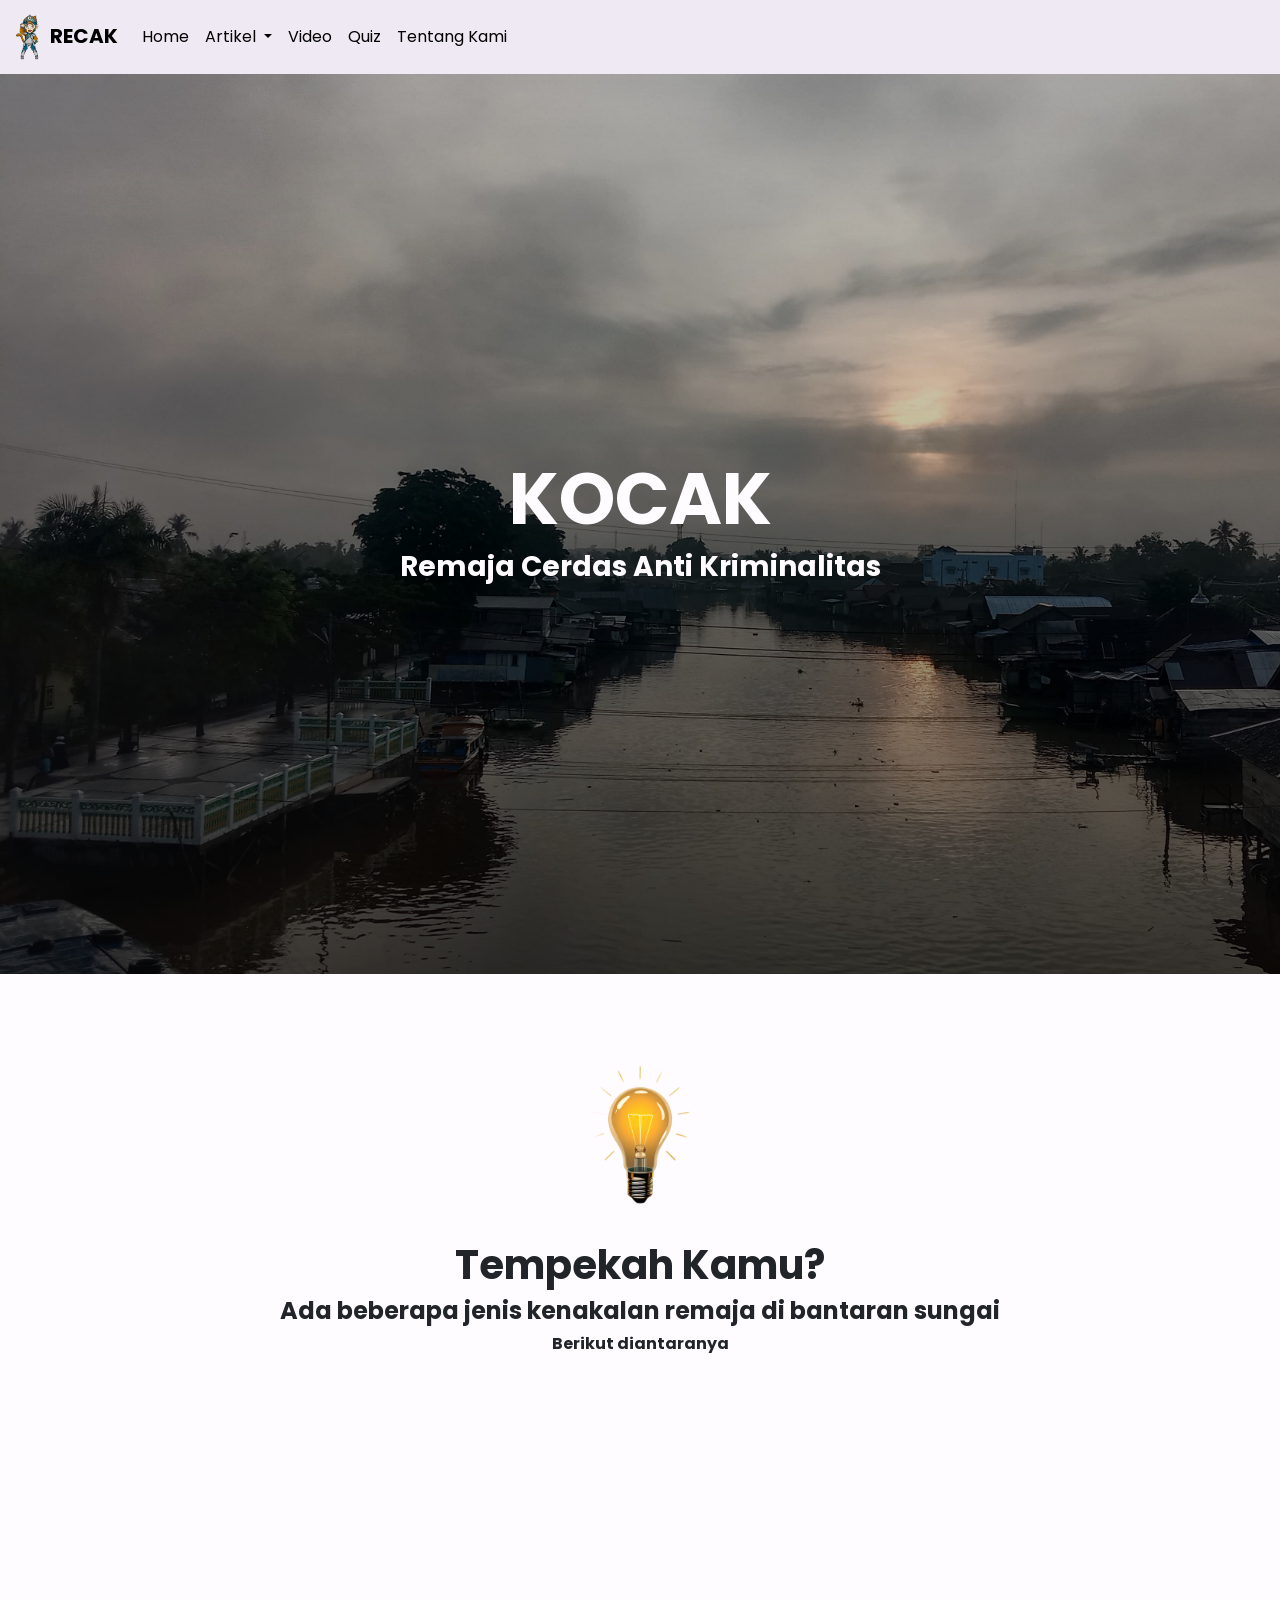
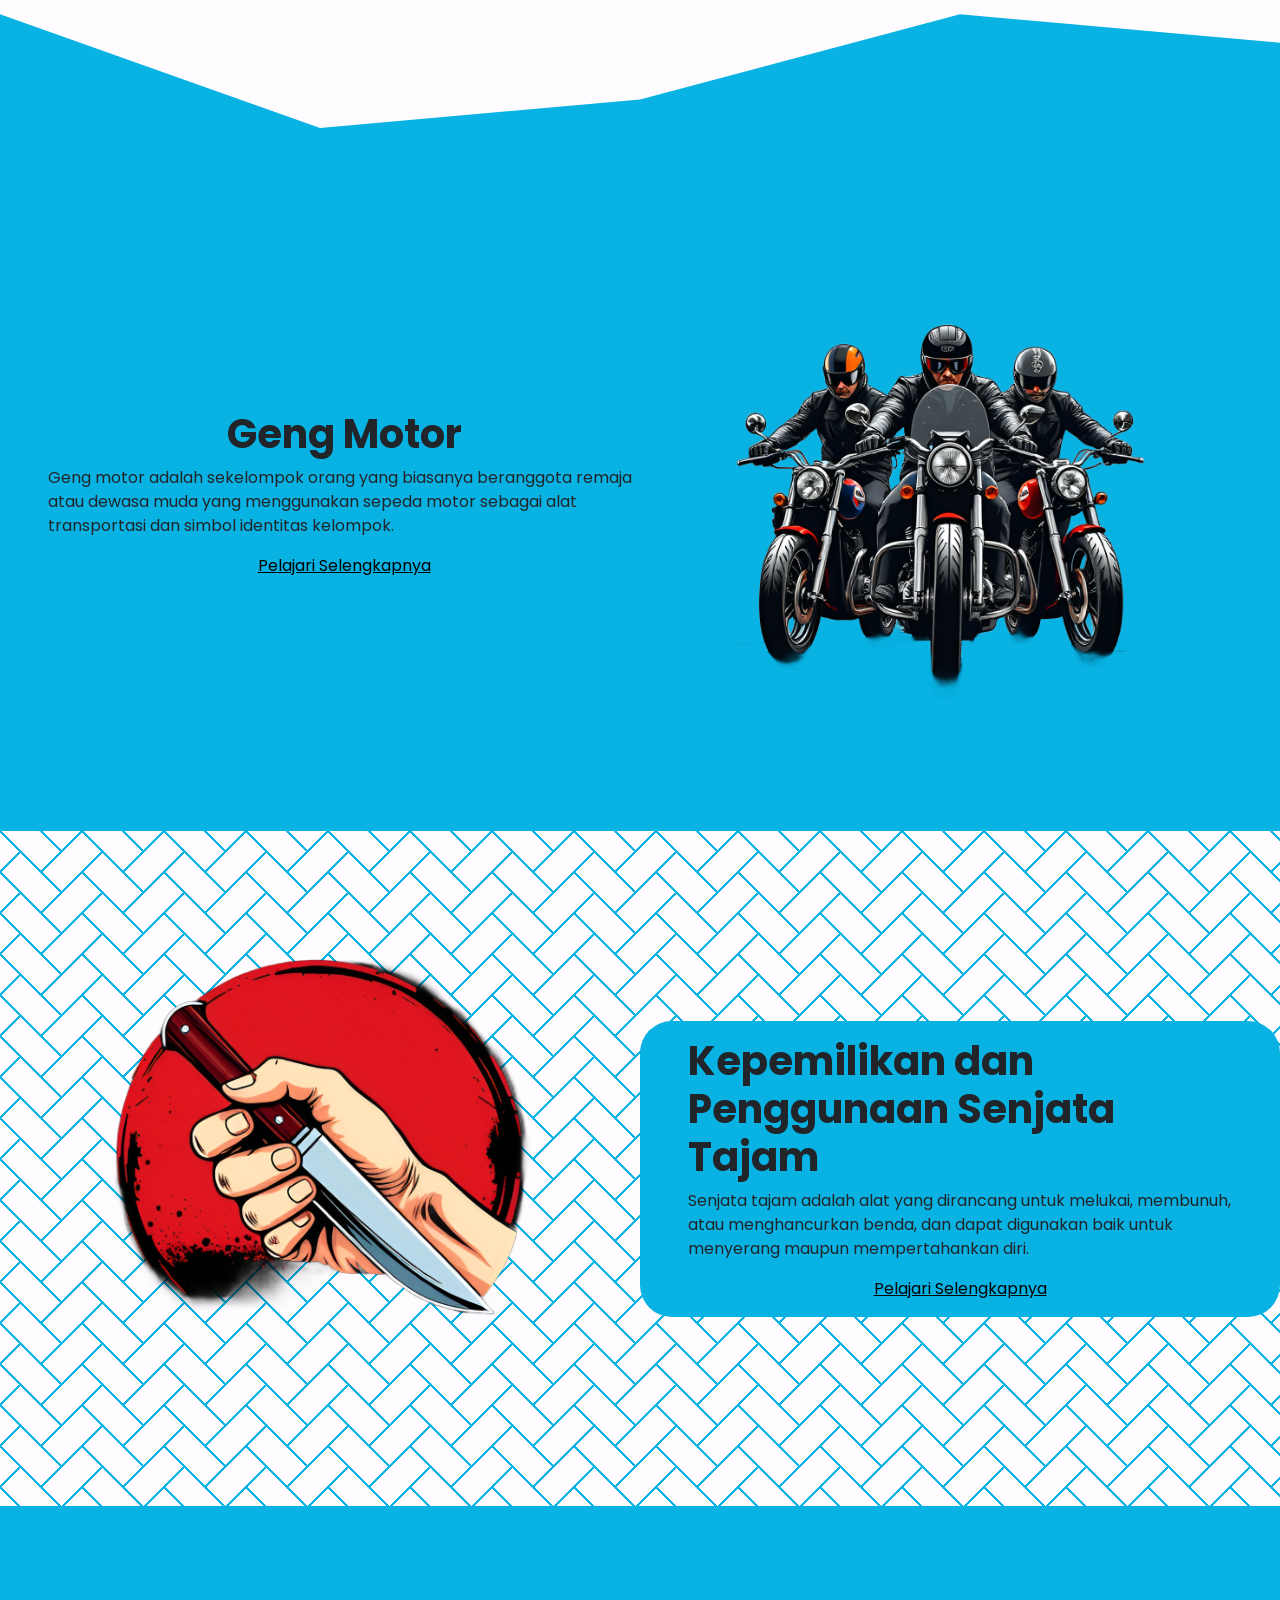
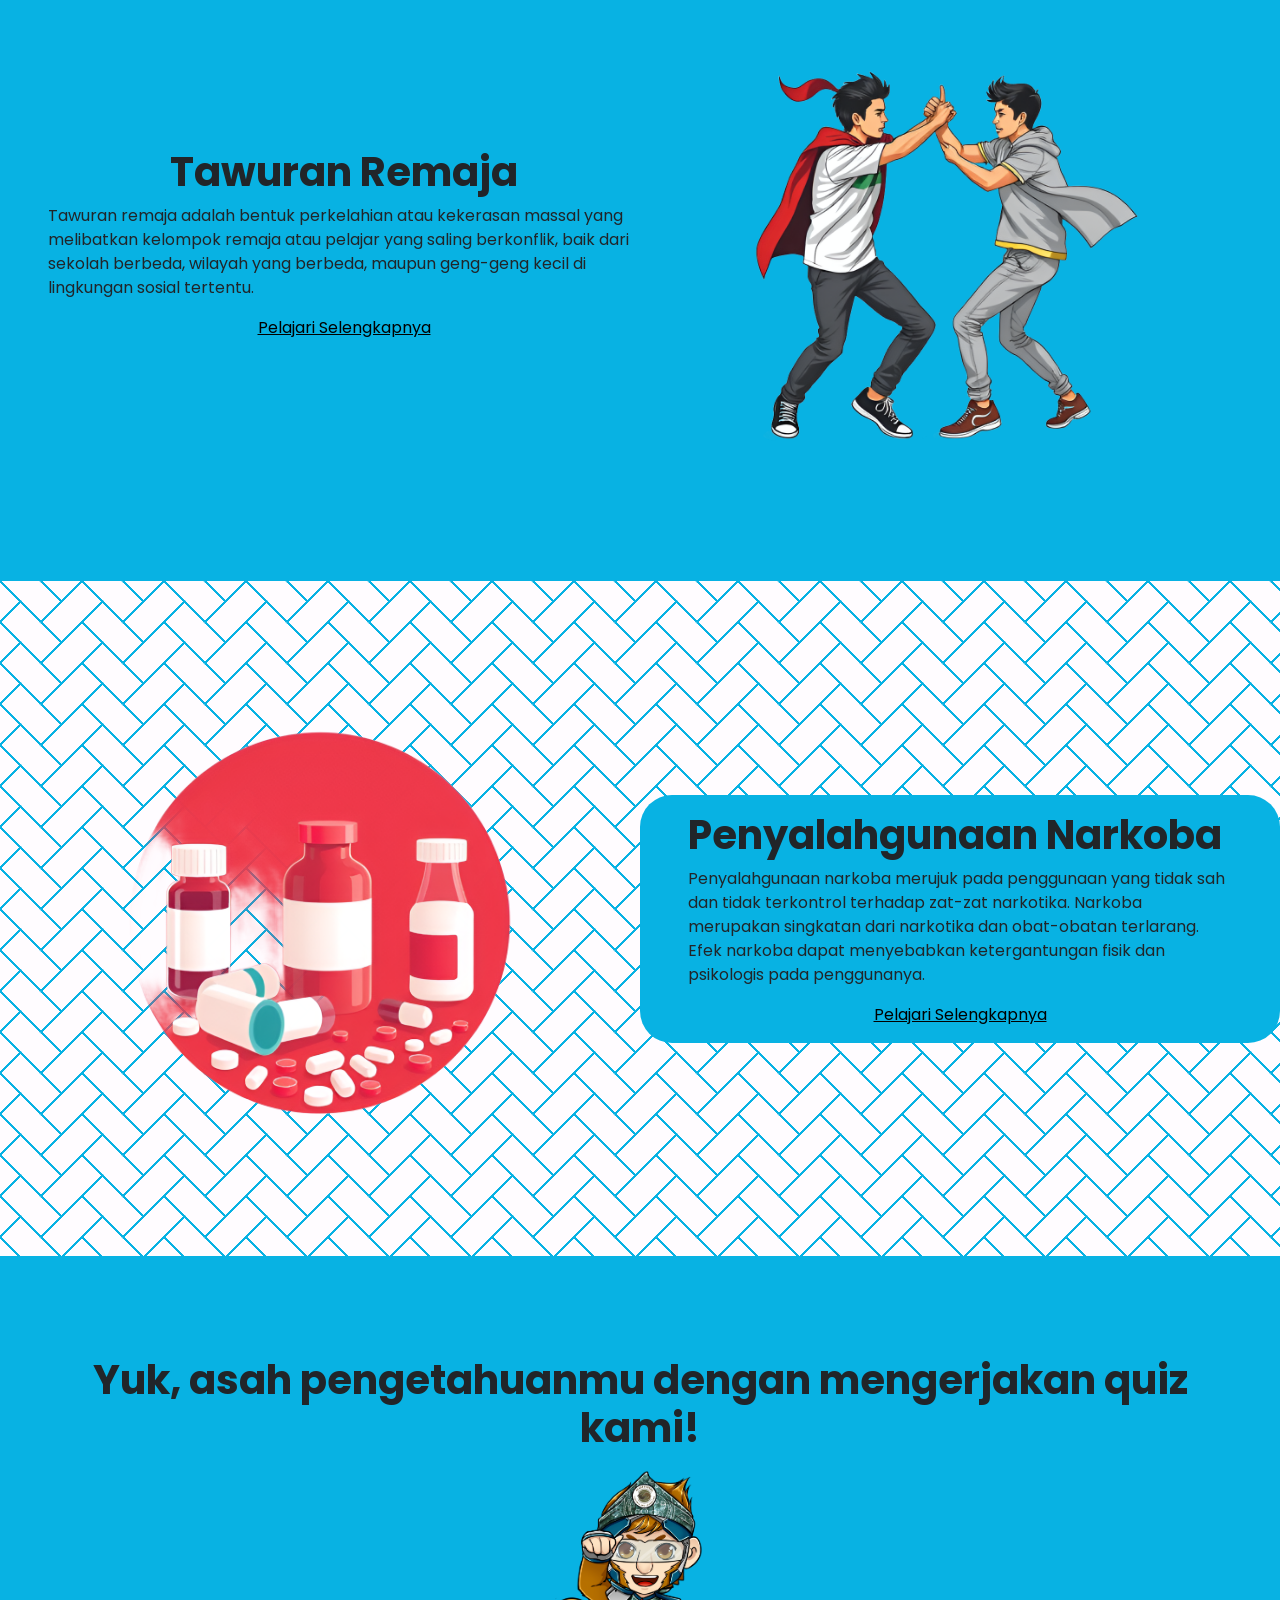
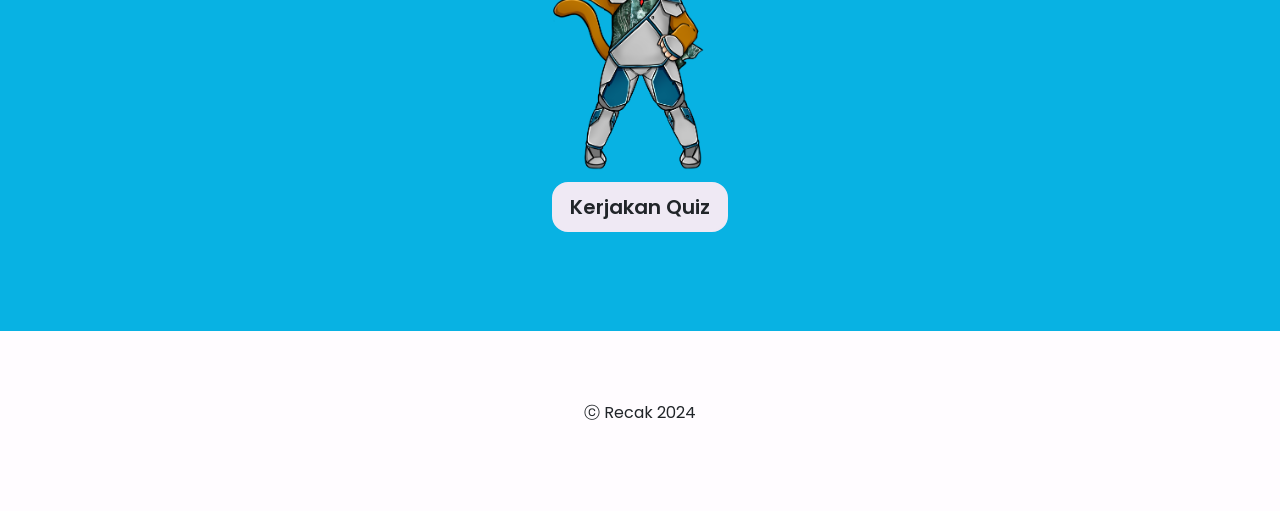
<file: index.html>
<!DOCTYPE html>
<html lang="en">
  <head>
    <meta charset="UTF-8" />
    <meta name="viewport" content="width=device-width, initial-scale=1.0" />
    <title>Recak: Remaja Cerdas Anti-Kriminalitas</title>
    <link
      href="https://cdn.jsdelivr.net/npm/bootstrap@5.3.3/dist/css/bootstrap.min.css"
      rel="stylesheet"
      integrity="sha384-QWTKZyjpPEjISv5WaRU9OFeRpok6YctnYmDr5pNlyT2bRjXh0JMhjY6hW+ALEwIH"
      crossorigin="anonymous"
    />
    <link rel="stylesheet" href="styles.css" />
  </head>
  <body>
    <nav class="navbar sticky-top navbar-expand-lg">
      <div class="container-fluid">
        <a class="navbar-brand" href="index.html">
          <img src="images/warik.png" id="logo-bk" alt="">
          RECAK
        </a>
        <button
          class="navbar-toggler"
          type="button"
          data-bs-toggle="collapse"
          data-bs-target="#navbarNavDropdown"
          aria-controls="navbarNavDropdown"
          aria-expanded="false"
          aria-label="Toggle navigation"
        >
          <span class="navbar-toggler-icon"></span>
        </button>
        <div class="collapse navbar-collapse" id="navbarNavDropdown">
          <ul class="navbar-nav">
            <li class="nav-item">
              <a class="nav-link" aria-current="page" href="index.html">Home</a>
            </li>
            <li class="nav-item dropdown">
              <a
                class="nav-link dropdown-toggle"
                href="#"
                role="button"
                data-bs-toggle="dropdown"
                aria-expanded="false"
              >
                Artikel
              </a>
              <ul class="dropdown-menu">
                <li>
                  <a class="dropdown-item" href="artikel1.html">Tawuran</a>
                </li>
                <li>
                  <a class="dropdown-item" href="artikel2.html">Geng Motor</a>
                </li>
                <li>
                  <a class="dropdown-item" href="artikel3.html">Senjata Tajam</a>
                </li>
                <li>
                  <a class="dropdown-item" href="artikel4.html">Narkoba</a>
                </li>
              </ul>
            </li>
            <li class="nav-item">
              <a class="nav-link" href="video.html">Video</a>
            </li>
            <li class="nav-item">
              <a class="nav-link" href="start-quiz.html">Quiz</a>
            </li>
            <li class="nav-item">
              <a class="nav-link" href="about.html">Tentang Kami</a>
            </li>
          </ul>
        </div>
      </div>
    </nav>
    <header class="d-flex align-items-center justify-content-center px-5">
      <div class="d-flex flex-column align-items-center justify-content-center">
        <h1 id="judul">KOCAK</h1>
        <h3 class="text-center">Remaja Cerdas Anti Kriminalitas</h3>
      </div>
    </header>
    <div
      id="tahukah"
      class="d-flex align-items-center justify-content-center mb-5"
    >
      <div
        class="d-flex flex-column justify-content-start align-items-center mx-5"
      >
        <img
          src="images/light_bulb_vector_graphics_2864921810.png"
          id="lampu"
        />
        <h1>Tempekah Kamu?</h1>
        <h4 class="text-center">
          Ada beberapa jenis kenakalan remaja di bantaran sungai
        </h4>
        <h6>Berikut diantaranya</h6>
      </div>
    </div>
    <svg xmlns="http://www.w3.org/2000/svg" viewBox="0 0 1440 320">
      <path
        fill="#08B2E3"
        fill-opacity="1"
        d="M0,160L360,288L720,256L1080,160L1440,192L1440,320L1080,320L720,320L360,320L0,320Z"
      ></path>
    </svg>
    <div id="biru" class="d-flex align-items-center px-5">
      <div class="d-flex flex-column-reverse flex-sm-row align-items-center">
        <div
          id="isi"
          class="d-flex flex-column justify-content-center align-items-center col-md-6"
        >
          <h1>Geng Motor</h1>
          <p>
            Geng motor adalah sekelompok orang yang biasanya beranggota remaja
            atau dewasa muda yang menggunakan sepeda motor sebagai alat
            transportasi dan simbol identitas kelompok.
          </p>
          <a href="artikel2.html">Pelajari Selengkapnya</a>
        </div>
        <div class="d-flex col-md-6 justify-content-center">
          <img
            src="images/biker_gang_with_sharp_weapon_vector_graphics_1115280337.png"
            id="gambar-contoh" class="d-none d-md-block"
          />
        </div>
      </div>
    </div>
    <div id="putih" class="custom-pattern d-flex align-items-center py-5">
      <div
        class="d-flex flex-column flex-sm-row align-items-center justify-content-center"
      >
        <div class="d-flex justify-content-center col-md-6">
          <img
            src="images/hand_holding_a_knife_colored_vector_graphics_with_round_border_2705512975.png"
            id="gambar-contoh" class="d-none d-md-block"
          />
        </div>
        <div class="d-flex align-items-center col-md-6">
          <div class="box py-3 px-5">
            <h1>Kepemilikan dan Penggunaan Senjata Tajam</h1>
            <p>
              Senjata tajam adalah alat yang dirancang untuk melukai, membunuh,
              atau menghancurkan benda, dan dapat digunakan baik untuk menyerang
              maupun mempertahankan diri.
            </p>
            <a href="artikel3.html" class="d-flex justify-content-center"
              >Pelajari Selengkapnya</a
            >
          </div>
        </div>
      </div>
    </div>
    <div id="biru" class="d-flex align-items-center px-5">
      <div class="d-flex flex-column-reverse flex-sm-row align-items-center">
        <div
          id="isi"
          class="d-flex flex-column justify-content-center align-items-center col-md-6"
        >
          <h1>Tawuran Remaja</h1>
          <p>
            Tawuran remaja adalah bentuk perkelahian atau kekerasan massal yang
            melibatkan kelompok remaja atau pelajar yang saling berkonflik, baik
            dari sekolah berbeda, wilayah yang berbeda, maupun geng-geng kecil
            di lingkungan sosial tertentu.
          </p>
          <a href="artikel1.html">Pelajari Selengkapnya</a>
        </div>
        <div class="d-flex col-md-6 justify-content-center">
          <img
            src="images/two_factions_of_young_modern_Indonesian_students_fighting_vector_graphic_with_white_background_and_r_3599277444.png"
            id="gambar-contoh" class="d-none d-md-block"
          />
        </div>
      </div>
    </div>
    <div id="putih" class="custom-pattern d-flex align-items-center py-5">
      <div
        class="d-flex flex-column flex-sm-row align-items-center justify-content-center"
      >
        <div class="d-flex justify-content-center col-md-6">
          <img
            src="images/drugs_vector_graphics_with_round_border_939115019.png"
            id="gambar-contoh" class="d-none d-md-block"
          />
        </div>
        <div class="d-flex align-items-center col-md-6">
          <div class="box py-3 px-5">
            <h1>Penyalahgunaan Narkoba</h1>
            <p>
              Penyalahgunaan narkoba merujuk pada penggunaan yang tidak sah dan
              tidak terkontrol terhadap zat-zat narkotika. Narkoba merupakan
              singkatan dari narkotika dan obat-obatan terlarang. Efek narkoba
              dapat menyebabkan ketergantungan fisik dan psikologis pada
              penggunanya.
            </p>
            <a href="artikel4.html" class="d-flex justify-content-center"
              >Pelajari Selengkapnya</a
            >
          </div>
        </div>
      </div>
    </div>
    <div
      id="biru"
      class="d-flex align-items-center justify-content-center px-5 py-3 flex-column"
    >
      <h1 class="text-center">
        Yuk, asah pengetahuanmu dengan mengerjakan quiz kami!
      </h1>
      <img src="images/warik.png" alt="" style="height: 50%;">
      <a href="start-quiz.html">
        <button id="kerjakan" class="btn btn-lg">Kerjakan Quiz</button>
      </a>
    </div>
    <footer class="d-flex justify-content-center">
      <div class="d-flex justify-content-center align-items-center">
        <p>ⓒ Recak 2024</p>
      </div>
    </footer>
    <script
      src="https://cdn.jsdelivr.net/npm/bootstrap@5.3.3/dist/js/bootstrap.bundle.min.js"
      integrity="sha384-YvpcrYf0tY3lHB60NNkmXc5s9fDVZLESaAA55NDzOxhy9GkcIdslK1eN7N6jIeHz"
      crossorigin="anonymous"
    ></script>
    <script src="script.js"></script>
  </body>
</html>
</file>
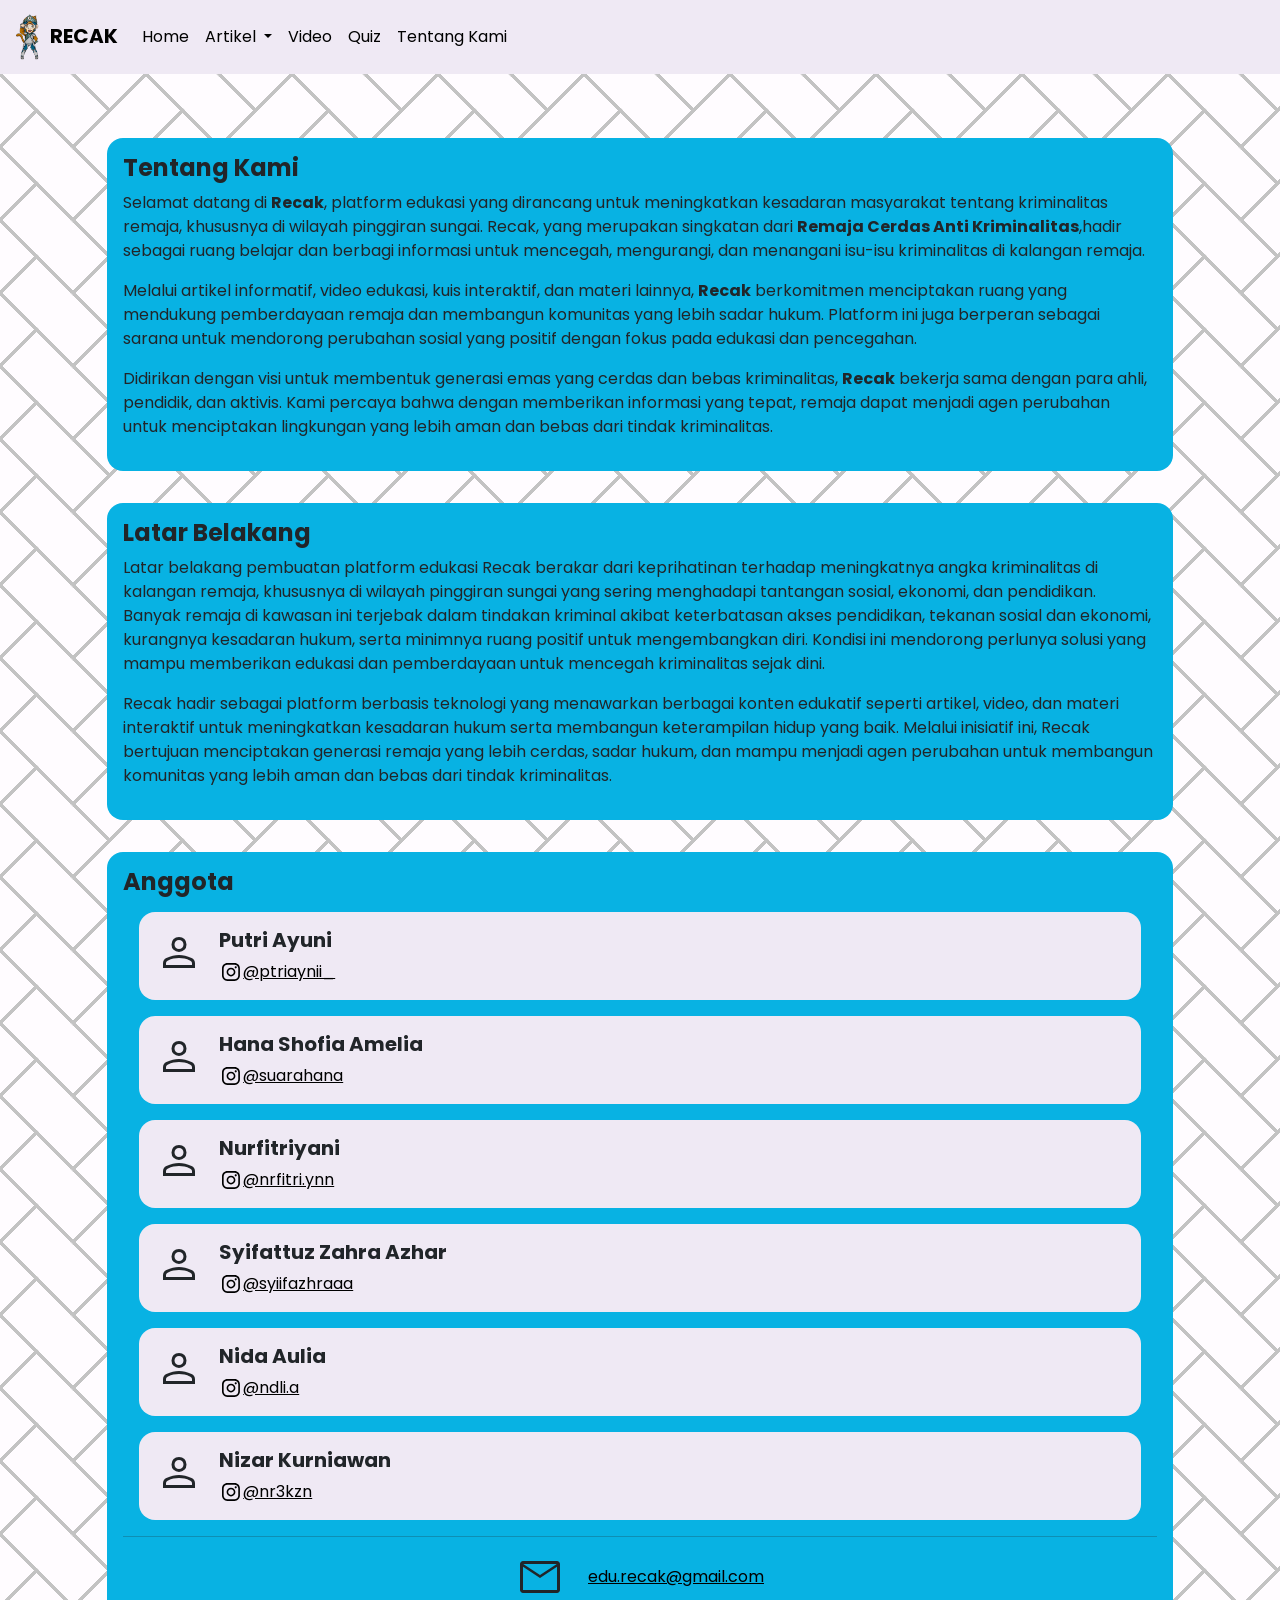
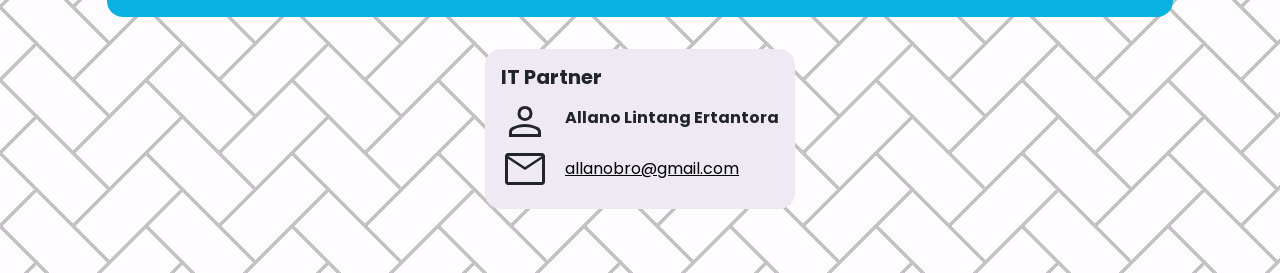
<file: about.html>
<!DOCTYPE html>
<html lang="en">
  <head>
    <meta charset="UTF-8" />
    <meta name="viewport" content="width=device-width, initial-scale=1.0" />
    <title>Tentang Kami</title>
    <link
      href="https://cdn.jsdelivr.net/npm/bootstrap@5.3.3/dist/css/bootstrap.min.css"
      rel="stylesheet"
      integrity="sha384-QWTKZyjpPEjISv5WaRU9OFeRpok6YctnYmDr5pNlyT2bRjXh0JMhjY6hW+ALEwIH"
      crossorigin="anonymous"
    />
    <link
      rel="stylesheet"
      href="https://fonts.googleapis.com/css2?family=Material+Symbols+Outlined:opsz,wght,FILL,GRAD@20..48,100..700,0..1,-50..200&icon_names=person"
    />
    <link rel="stylesheet" href="styles.css" />
  </head>
  <body>
    <nav class="navbar sticky-top navbar-expand-lg">
      <div class="container-fluid">
        <a class="navbar-brand" href="index.html">
          <img src="images/warik.png" id="logo-bk" alt="">
          RECAK
        </a>
        <button
          class="navbar-toggler"
          type="button"
          data-bs-toggle="collapse"
          data-bs-target="#navbarNavDropdown"
          aria-controls="navbarNavDropdown"
          aria-expanded="false"
          aria-label="Toggle navigation"
        >
          <span class="navbar-toggler-icon"></span>
        </button>
        <div class="collapse navbar-collapse" id="navbarNavDropdown">
          <ul class="navbar-nav">
            <li class="nav-item">
              <a class="nav-link" aria-current="page" href="index.html">Home</a>
            </li>
            <li class="nav-item dropdown">
              <a
                class="nav-link dropdown-toggle"
                href="#"
                role="button"
                data-bs-toggle="dropdown"
                aria-expanded="false"
              >
                Artikel
              </a>
              <ul class="dropdown-menu">
                <li>
                  <a class="dropdown-item" href="artikel1.html">Tawuran</a>
                </li>
                <li>
                  <a class="dropdown-item" href="artikel2.html">Geng Motor</a>
                </li>
                <li>
                  <a class="dropdown-item" href="artikel3.html">Senjata Tajam</a>
                </li>
                <li>
                  <a class="dropdown-item" href="artikel4.html">Narkoba</a>
                </li>
              </ul>
            </li>
            <li class="nav-item">
              <a class="nav-link" href="video.html">Video</a>
            </li>
            <li class="nav-item">
              <a class="nav-link" href="start-quiz.html">Quiz</a>
            </li>
            <li class="nav-item">
              <a class="nav-link" href="about.html">Tentang Kami</a>
            </li>
          </ul>
        </div>
      </div>
    </nav>
    <div
      class="custom-pattern-2 p-5 d-flex flex-column align-items-center justify-content-center"
    >
      <div id="boxes" class="p-3 m-3">
        <h4>Tentang Kami</h4>
        <p>
          Selamat datang di <b>Recak</b>, platform edukasi yang dirancang untuk
          meningkatkan kesadaran masyarakat tentang kriminalitas remaja,
          khususnya di wilayah pinggiran sungai. Recak, yang merupakan singkatan
          dari <b>Remaja Cerdas Anti Kriminalitas</b>,hadir sebagai ruang
          belajar dan berbagi informasi untuk mencegah, mengurangi, dan
          menangani isu-isu kriminalitas di kalangan remaja.
        </p>
        <p>
          Melalui artikel informatif, video edukasi, kuis interaktif, dan materi
          lainnya, <b>Recak</b> berkomitmen menciptakan ruang yang mendukung
          pemberdayaan remaja dan membangun komunitas yang lebih sadar hukum.
          Platform ini juga berperan sebagai sarana untuk mendorong perubahan
          sosial yang positif dengan fokus pada edukasi dan pencegahan.
        </p>
        <p>
          Didirikan dengan visi untuk membentuk generasi emas yang cerdas dan
          bebas kriminalitas, <b>Recak</b> bekerja sama dengan para ahli,
          pendidik, dan aktivis. Kami percaya bahwa dengan memberikan informasi
          yang tepat, remaja dapat menjadi agen perubahan untuk menciptakan
          lingkungan yang lebih aman dan bebas dari tindak kriminalitas.
        </p>
      </div>
      <div id="boxes" class="p-3 m-3">
        <h4>Latar Belakang</h4>
        <p>
          Latar belakang pembuatan platform edukasi Recak berakar dari
          keprihatinan terhadap meningkatnya angka kriminalitas di kalangan
          remaja, khususnya di wilayah pinggiran sungai yang sering menghadapi
          tantangan sosial, ekonomi, dan pendidikan. Banyak remaja di kawasan
          ini terjebak dalam tindakan kriminal akibat keterbatasan akses
          pendidikan, tekanan sosial dan ekonomi, kurangnya kesadaran hukum,
          serta minimnya ruang positif untuk mengembangkan diri. Kondisi ini
          mendorong perlunya solusi yang mampu memberikan edukasi dan
          pemberdayaan untuk mencegah kriminalitas sejak dini.
        </p>
        <p>
          Recak hadir sebagai platform berbasis teknologi yang menawarkan
          berbagai konten edukatif seperti artikel, video, dan materi interaktif
          untuk meningkatkan kesadaran hukum serta membangun keterampilan hidup
          yang baik. Melalui inisiatif ini, Recak bertujuan menciptakan generasi
          remaja yang lebih cerdas, sadar hukum, dan mampu menjadi agen
          perubahan untuk membangun komunitas yang lebih aman dan bebas dari
          tindak kriminalitas.
        </p>
      </div>
      <div id="boxes" class="p-3 m-3">
        <h4>Anggota</h4>
        <div class="socials d-flex flex-row gap-3 p-3 m-3">
          <div class="d-none d-md-block">
            <svg
              xmlns="http://www.w3.org/2000/svg"
              height="48px"
              viewBox="0 -960 960 960"
              width="48px"
              fill="#212529"
            >
              <path
                d="M480-481q-66 0-108-42t-42-108q0-66 42-108t108-42q66 0 108 42t42 108q0 66-42 108t-108 42ZM160-160v-94q0-38 19-65t49-41q67-30 128.5-45T480-420q62 0 123 15.5t127.92 44.69q31.3 14.13 50.19 40.97Q800-292 800-254v94H160Zm60-60h520v-34q0-16-9.5-30.5T707-306q-64-31-117-42.5T480-360q-57 0-111 11.5T252-306q-14 7-23 21.5t-9 30.5v34Zm260-321q39 0 64.5-25.5T570-631q0-39-25.5-64.5T480-721q-39 0-64.5 25.5T390-631q0 39 25.5 64.5T480-541Zm0-90Zm0 411Z"
              />
            </svg>
          </div>
          <div>
            <div id="name"><h5>Putri Ayuni</h5></div>
            <div id="socials" class="d-flex flex-row">
              <img src="images/instagram.svg" id="instagram" />
              <a href="https://www.instagram.com/ptriaynii_/">@ptriaynii_</a>
            </div>
          </div>
        </div>
        <div class="socials d-flex flex-row gap-3 p-3 m-3">
          <div class="d-none d-md-block">
            <svg
              xmlns="http://www.w3.org/2000/svg"
              height="48px"
              viewBox="0 -960 960 960"
              width="48px"
              fill="#212529"
            >
              <path
                d="M480-481q-66 0-108-42t-42-108q0-66 42-108t108-42q66 0 108 42t42 108q0 66-42 108t-108 42ZM160-160v-94q0-38 19-65t49-41q67-30 128.5-45T480-420q62 0 123 15.5t127.92 44.69q31.3 14.13 50.19 40.97Q800-292 800-254v94H160Zm60-60h520v-34q0-16-9.5-30.5T707-306q-64-31-117-42.5T480-360q-57 0-111 11.5T252-306q-14 7-23 21.5t-9 30.5v34Zm260-321q39 0 64.5-25.5T570-631q0-39-25.5-64.5T480-721q-39 0-64.5 25.5T390-631q0 39 25.5 64.5T480-541Zm0-90Zm0 411Z"
              />
            </svg>
          </div>
          <div>
            <div id="name"><h5>Hana Shofia Amelia</h5></div>
            <div id="socials" class="d-flex flex-row">
              <img src="images/instagram.svg" id="instagram" />
              <a href="https://www.instagram.com/suarahana/">@suarahana</a>
            </div>
          </div>
        </div>
        <div class="socials d-flex flex-row gap-3 p-3 m-3">
          <div class="d-none d-md-block">
            <svg
              xmlns="http://www.w3.org/2000/svg"
              height="48px"
              viewBox="0 -960 960 960"
              width="48px"
              fill="#212529"
            >
              <path
                d="M480-481q-66 0-108-42t-42-108q0-66 42-108t108-42q66 0 108 42t42 108q0 66-42 108t-108 42ZM160-160v-94q0-38 19-65t49-41q67-30 128.5-45T480-420q62 0 123 15.5t127.92 44.69q31.3 14.13 50.19 40.97Q800-292 800-254v94H160Zm60-60h520v-34q0-16-9.5-30.5T707-306q-64-31-117-42.5T480-360q-57 0-111 11.5T252-306q-14 7-23 21.5t-9 30.5v34Zm260-321q39 0 64.5-25.5T570-631q0-39-25.5-64.5T480-721q-39 0-64.5 25.5T390-631q0 39 25.5 64.5T480-541Zm0-90Zm0 411Z"
              />
            </svg>
          </div>
          <div>
            <div id="name"><h5>Nurfitriyani</h5></div>
            <div id="socials" class="d-flex flex-row">
              <img src="images/instagram.svg" id="instagram" />
              <a href="https://www.instagram.com/nrfitri.ynn/">@nrfitri.ynn</a>
            </div>
          </div>
        </div>
        <div class="socials d-flex flex-row gap-3 p-3 m-3">
          <div class="d-none d-md-block">
            <svg
              xmlns="http://www.w3.org/2000/svg"
              height="48px"
              viewBox="0 -960 960 960"
              width="48px"
              fill="#212529"
            >
              <path
                d="M480-481q-66 0-108-42t-42-108q0-66 42-108t108-42q66 0 108 42t42 108q0 66-42 108t-108 42ZM160-160v-94q0-38 19-65t49-41q67-30 128.5-45T480-420q62 0 123 15.5t127.92 44.69q31.3 14.13 50.19 40.97Q800-292 800-254v94H160Zm60-60h520v-34q0-16-9.5-30.5T707-306q-64-31-117-42.5T480-360q-57 0-111 11.5T252-306q-14 7-23 21.5t-9 30.5v34Zm260-321q39 0 64.5-25.5T570-631q0-39-25.5-64.5T480-721q-39 0-64.5 25.5T390-631q0 39 25.5 64.5T480-541Zm0-90Zm0 411Z"
              />
            </svg>
          </div>
          <div>
            <div id="name"><h5>Syifattuz Zahra Azhar</h5></div>
            <div id="socials" class="d-flex flex-row">
              <img src="images/instagram.svg" id="instagram" />
              <a href="https://www.instagram.com/syiifazhraaa/"
                >@syiifazhraaa</a
              >
            </div>
          </div>
        </div>
        <div class="socials d-flex flex-row gap-3 p-3 m-3">
          <div class="d-none d-md-block">
            <svg
              xmlns="http://www.w3.org/2000/svg"
              height="48px"
              viewBox="0 -960 960 960"
              width="48px"
              fill="#212529"
            >
              <path
                d="M480-481q-66 0-108-42t-42-108q0-66 42-108t108-42q66 0 108 42t42 108q0 66-42 108t-108 42ZM160-160v-94q0-38 19-65t49-41q67-30 128.5-45T480-420q62 0 123 15.5t127.92 44.69q31.3 14.13 50.19 40.97Q800-292 800-254v94H160Zm60-60h520v-34q0-16-9.5-30.5T707-306q-64-31-117-42.5T480-360q-57 0-111 11.5T252-306q-14 7-23 21.5t-9 30.5v34Zm260-321q39 0 64.5-25.5T570-631q0-39-25.5-64.5T480-721q-39 0-64.5 25.5T390-631q0 39 25.5 64.5T480-541Zm0-90Zm0 411Z"
              />
            </svg>
          </div>
          <div>
            <div id="name"><h5>Nida Aulia</h5></div>
            <div id="socials" class="d-flex flex-row">
              <img src="images/instagram.svg" id="instagram" />
              <a href="https://www.instagram.com/ndli.a/">@ndli.a</a>
            </div>
          </div>
        </div>
        <div class="socials d-flex flex-row gap-3 p-3 m-3">
          <div class="d-none d-md-block">
            <svg
              xmlns="http://www.w3.org/2000/svg"
              height="48px"
              viewBox="0 -960 960 960"
              width="48px"
              fill="#212529"
            >
              <path
                d="M480-481q-66 0-108-42t-42-108q0-66 42-108t108-42q66 0 108 42t42 108q0 66-42 108t-108 42ZM160-160v-94q0-38 19-65t49-41q67-30 128.5-45T480-420q62 0 123 15.5t127.92 44.69q31.3 14.13 50.19 40.97Q800-292 800-254v94H160Zm60-60h520v-34q0-16-9.5-30.5T707-306q-64-31-117-42.5T480-360q-57 0-111 11.5T252-306q-14 7-23 21.5t-9 30.5v34Zm260-321q39 0 64.5-25.5T570-631q0-39-25.5-64.5T480-721q-39 0-64.5 25.5T390-631q0 39 25.5 64.5T480-541Zm0-90Zm0 411Z"
              />
            </svg>
          </div>
          <div>
            <div id="name"><h5>Nizar Kurniawan</h5></div>
            <div id="socials" class="d-flex flex-row">
              <img src="images/instagram.svg" id="instagram" />
              <a href="https://www.instagram.com/nr3kzn/">@nr3kzn</a>
            </div>
          </div>
        </div>
        <hr />
        <div id="email" class="d-flex flex-row justify-content-center align-items-center gap-4">
          <div class="d-none d-md-block">
            <svg
              xmlns="http://www.w3.org/2000/svg"
              height="48px"
              viewBox="0 -960 960 960"
              width="48px"
              fill="#212529"
            >
              <path
                d="M140-160q-24 0-42-18t-18-42v-520q0-24 18-42t42-18h680q24 0 42 18t18 42v520q0 24-18 42t-42 18H140Zm340-302L140-685v465h680v-465L480-462Zm0-60 336-218H145l335 218ZM140-685v-55 520-465Z"
              />
            </svg>
          </div>
          <div>
            <a href="mailto:edu.recak@gmail.com">edu.recak@gmail.com</a>
          </div>
        </div>
      </div>
      <div id="it-partner" class="d-flex flex-column p-3 m-3">
        <h5>IT Partner</h5>
        <div class="d-flex flex-row gap-3 align-items-center">
          <svg
          xmlns="http://www.w3.org/2000/svg"
          height="48px"
          viewBox="0 -960 960 960"
          width="48px"
          fill="#212529"
        >
          <path
            d="M480-481q-66 0-108-42t-42-108q0-66 42-108t108-42q66 0 108 42t42 108q0 66-42 108t-108 42ZM160-160v-94q0-38 19-65t49-41q67-30 128.5-45T480-420q62 0 123 15.5t127.92 44.69q31.3 14.13 50.19 40.97Q800-292 800-254v94H160Zm60-60h520v-34q0-16-9.5-30.5T707-306q-64-31-117-42.5T480-360q-57 0-111 11.5T252-306q-14 7-23 21.5t-9 30.5v34Zm260-321q39 0 64.5-25.5T570-631q0-39-25.5-64.5T480-721q-39 0-64.5 25.5T390-631q0 39 25.5 64.5T480-541Zm0-90Zm0 411Z"
          />
        </svg>
        <h6>Allano Lintang Ertantora</h6>
        </div>
        <div class="d-flex flex-row gap-3 align-items-center">
          <svg
          xmlns="http://www.w3.org/2000/svg"
          height="48px"
          viewBox="0 -960 960 960"
          width="48px"
          fill="#212529"
        >
          <path
            d="M140-160q-24 0-42-18t-18-42v-520q0-24 18-42t42-18h680q24 0 42 18t18 42v520q0 24-18 42t-42 18H140Zm340-302L140-685v465h680v-465L480-462Zm0-60 336-218H145l335 218ZM140-685v-55 520-465Z"
          />
        </svg>
        <a href="mailto:allanobro@gmail.com">allanobro@gmail.com</a>
        </div>
      </div>
    </div>
    <script
      src="https://cdn.jsdelivr.net/npm/bootstrap@5.3.3/dist/js/bootstrap.bundle.min.js"
      integrity="sha384-YvpcrYf0tY3lHB60NNkmXc5s9fDVZLESaAA55NDzOxhy9GkcIdslK1eN7N6jIeHz"
      crossorigin="anonymous"
    ></script>
    <script src="script.js"></script>
  </body>
</html>
</file>
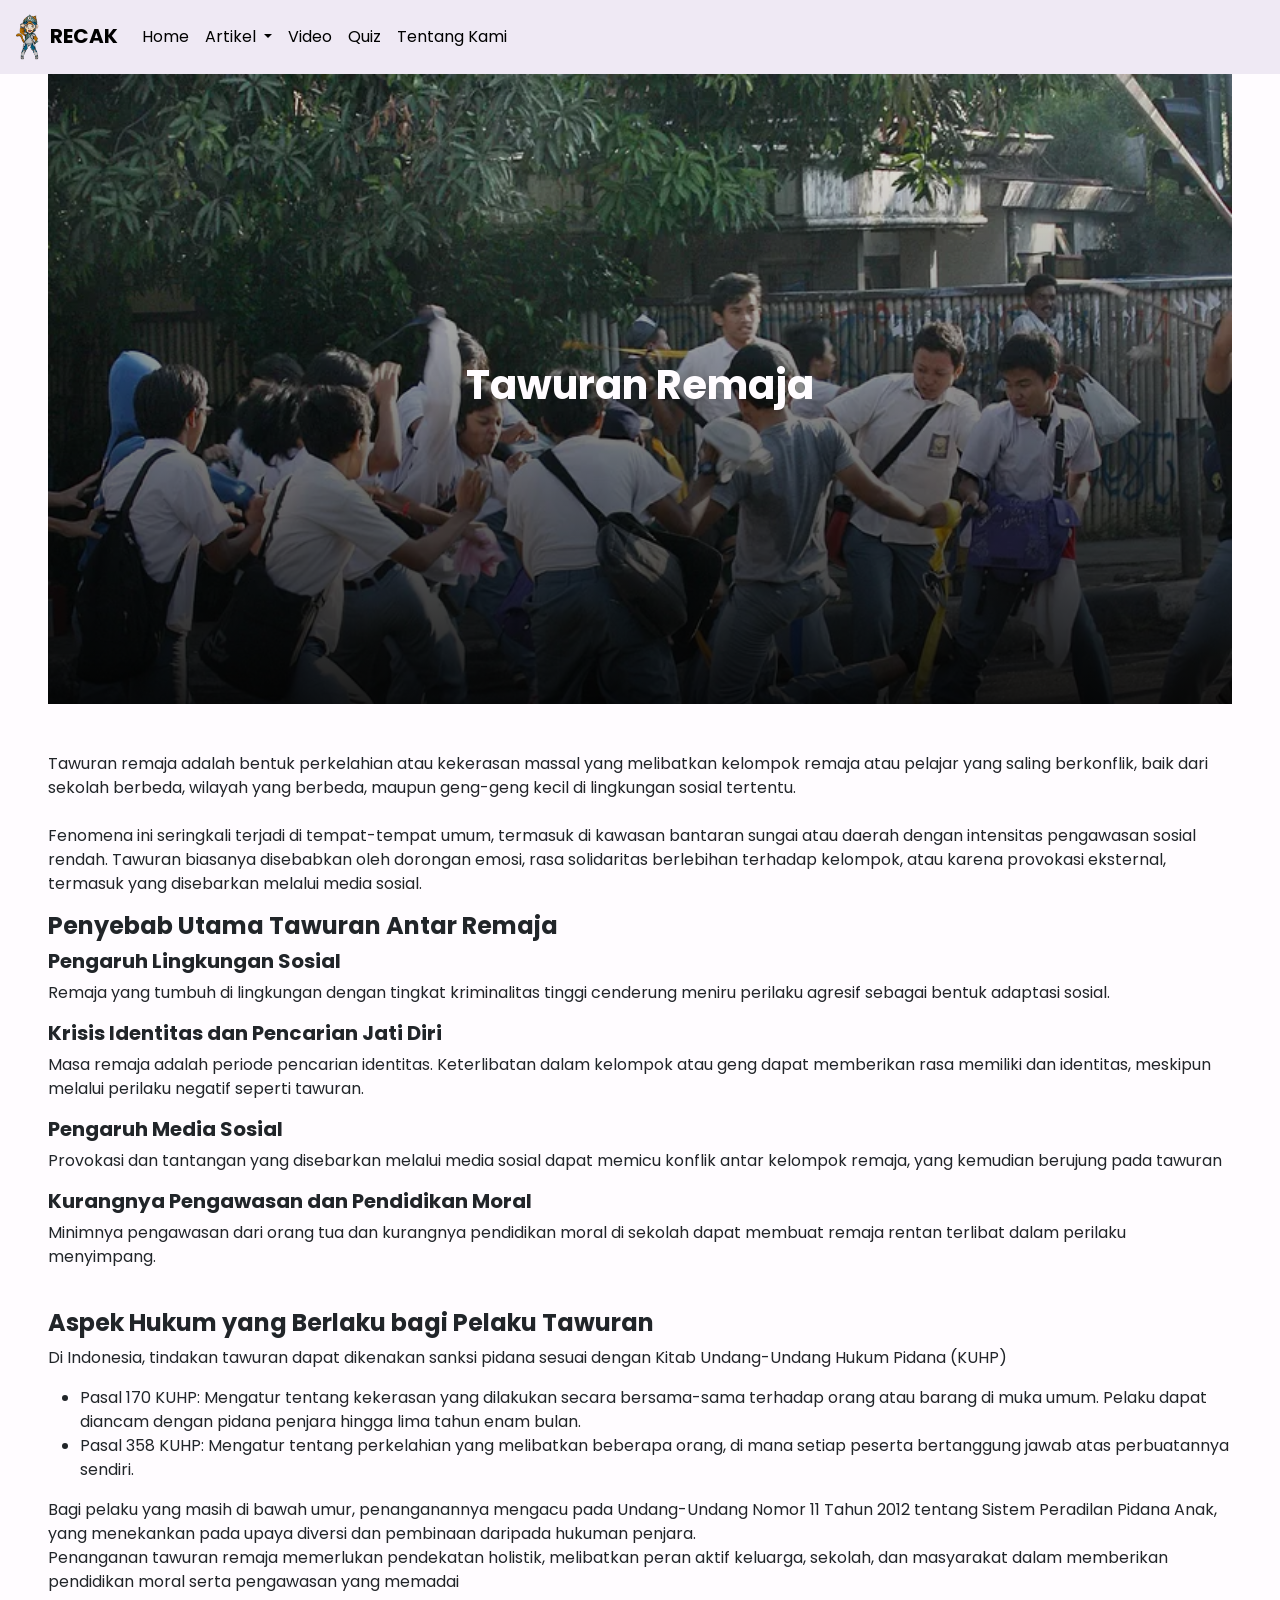
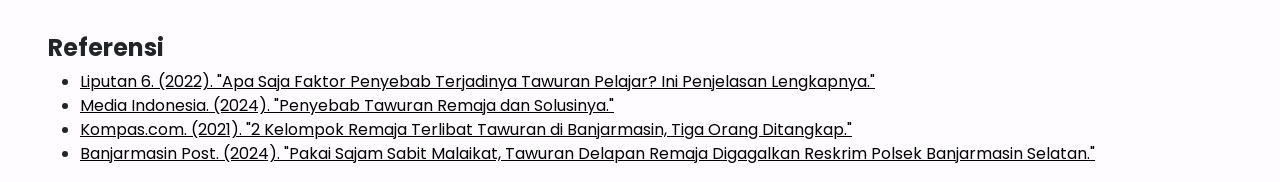
<file: artikel1.html>
<!DOCTYPE html>
<html lang="en">
  <head>
    <meta charset="UTF-8" />
    <meta name="viewport" content="width=device-width, initial-scale=1.0" />
    <title>Tawuran Remaja</title>
    <link
      href="https://cdn.jsdelivr.net/npm/bootstrap@5.3.3/dist/css/bootstrap.min.css"
      rel="stylesheet"
      integrity="sha384-QWTKZyjpPEjISv5WaRU9OFeRpok6YctnYmDr5pNlyT2bRjXh0JMhjY6hW+ALEwIH"
      crossorigin="anonymous"
    />
    <link rel="stylesheet" href="styles.css" />
  </head>
  <body>
    <nav class="navbar sticky-top navbar-expand-lg">
      <div class="container-fluid">
        <a class="navbar-brand" href="index.html">
          <img src="images/warik.png" id="logo-bk" alt="">
          RECAK
        </a>
        <button
          class="navbar-toggler"
          type="button"
          data-bs-toggle="collapse"
          data-bs-target="#navbarNavDropdown"
          aria-controls="navbarNavDropdown"
          aria-expanded="false"
          aria-label="Toggle navigation"
        >
          <span class="navbar-toggler-icon"></span>
        </button>
        <div class="collapse navbar-collapse" id="navbarNavDropdown">
          <ul class="navbar-nav">
            <li class="nav-item">
              <a class="nav-link" aria-current="page" href="index.html">Home</a>
            </li>
            <li class="nav-item dropdown">
              <a
                class="nav-link dropdown-toggle"
                href="#"
                role="button"
                data-bs-toggle="dropdown"
                aria-expanded="false"
              >
                Artikel
              </a>
              <ul class="dropdown-menu">
                <li>
                  <a class="dropdown-item" href="artikel1.html">Tawuran</a>
                </li>
                <li>
                  <a class="dropdown-item" href="artikel2.html">Geng Motor</a>
                </li>
                <li>
                  <a class="dropdown-item" href="artikel3.html">Senjata Tajam</a>
                </li>
                <li>
                  <a class="dropdown-item" href="artikel4.html">Narkoba</a>
                </li>
              </ul>
            </li>
            <li class="nav-item">
              <a class="nav-link" href="video.html">Video</a>
            </li>
            <li class="nav-item">
              <a class="nav-link" href="start-quiz.html">Quiz</a>
            </li>
            <li class="nav-item">
              <a class="nav-link" href="about.html">Tentang Kami</a>
            </li>
          </ul>
        </div>
      </div>
    </nav>
    <div class="mx-5">
      <div
        id="satu"
        class="foto-judul d-flex justify-content-center align-items-center"
      >
        <h1>Tawuran Remaja</h1>
      </div>
      <br /><br />
      <p>
        Tawuran remaja adalah bentuk perkelahian atau kekerasan massal yang
        melibatkan kelompok remaja atau pelajar yang saling berkonflik, baik
        dari sekolah berbeda, wilayah yang berbeda, maupun geng-geng kecil di
        lingkungan sosial tertentu. <br /><br />Fenomena ini seringkali terjadi
        di tempat-tempat umum, termasuk di kawasan bantaran sungai atau daerah
        dengan intensitas pengawasan sosial rendah. Tawuran biasanya disebabkan
        oleh dorongan emosi, rasa solidaritas berlebihan terhadap kelompok, atau
        karena provokasi eksternal, termasuk yang disebarkan melalui media
        sosial.
      </p>
      <h4>Penyebab Utama Tawuran Antar Remaja</h4>
      <h5>Pengaruh Lingkungan Sosial</h5>
      <p>
        Remaja yang tumbuh di lingkungan dengan tingkat kriminalitas tinggi
        cenderung meniru perilaku agresif sebagai bentuk adaptasi sosial.
      </p>
      <h5>Krisis Identitas dan Pencarian Jati Diri</h5>
      <p>
        Masa remaja adalah periode pencarian identitas. Keterlibatan dalam
        kelompok atau geng dapat memberikan rasa memiliki dan identitas,
        meskipun melalui perilaku negatif seperti tawuran.
      </p>
      <h5>Pengaruh Media Sosial</h5>
      <p>
        Provokasi dan tantangan yang disebarkan melalui media sosial dapat
        memicu konflik antar kelompok remaja, yang kemudian berujung pada
        tawuran
      </p>
      <h5>Kurangnya Pengawasan dan Pendidikan Moral</h5>
      <p>
        Minimnya pengawasan dari orang tua dan kurangnya pendidikan moral di
        sekolah dapat membuat remaja rentan terlibat dalam perilaku menyimpang.
      </p>
      <br />
      <h4>Aspek Hukum yang Berlaku bagi Pelaku Tawuran</h4>
      <p>
        Di Indonesia, tindakan tawuran dapat dikenakan sanksi pidana sesuai
        dengan Kitab Undang-Undang Hukum Pidana (KUHP)
      </p>
      <ul>
        <li>
          Pasal 170 KUHP: Mengatur tentang kekerasan yang dilakukan secara
          bersama-sama terhadap orang atau barang di muka umum. Pelaku dapat
          diancam dengan pidana penjara hingga lima tahun enam bulan.
        </li>
        <li>
          Pasal 358 KUHP: Mengatur tentang perkelahian yang melibatkan beberapa
          orang, di mana setiap peserta bertanggung jawab atas perbuatannya
          sendiri.
        </li>
      </ul>
      <p>
        Bagi pelaku yang masih di bawah umur, penanganannya mengacu pada
        Undang-Undang Nomor 11 Tahun 2012 tentang Sistem Peradilan Pidana Anak,
        yang menekankan pada upaya diversi dan pembinaan daripada hukuman
        penjara. <br />Penanganan tawuran remaja memerlukan pendekatan holistik,
        melibatkan peran aktif keluarga, sekolah, dan masyarakat dalam
        memberikan pendidikan moral serta pengawasan yang memadai
      </p>
      <br />
      <h4>Referensi</h4>
      <div>
        <ul>
          <li>
            <a
              href="http://www.liputan6.com/hot/read/5084415/apa-saja-faktor-penyebab-terjadinya-tawuran-pelajar-ini-penjelasan-lengkapnya"
              >Liputan 6. (2022). "Apa Saja Faktor Penyebab Terjadinya Tawuran
              Pelajar? Ini Penjelasan Lengkapnya."
            </a>
          </li>
          <li>
            <a
              href="https://mediaindonesia.com/humaniora/667985/penyebab-tawuran-remaja-dan-solusinya"
              >Media Indonesia. (2024). "Penyebab Tawuran Remaja dan Solusinya."
            </a>
          </li>
          <li>
            <a
              href="https://regional.kompas.com/read/2021/09/27/100154178/2-kelompok-remaja-terlibat-tawuran-di-banjarmasin-tiga-orang-ditangkap"
              >Kompas.com. (2021). "2 Kelompok Remaja Terlibat Tawuran di
              Banjarmasin, Tiga Orang Ditangkap."</a
            >
          </li>
          <li>
            <a
              href="https://banjarmasin.tribunnews.com/2024/10/20/pakai-sajam-sabit-malaikat-tawuran-delapan-remaja-digagalkan-reskrim-polsek-banjarmasin-selatan"
              >Banjarmasin Post. (2024). "Pakai Sajam Sabit Malaikat, Tawuran
              Delapan Remaja Digagalkan Reskrim Polsek Banjarmasin Selatan."
            </a>
          </li>
        </ul>
      </div>
    </div>
    <script
      src="https://cdn.jsdelivr.net/npm/bootstrap@5.3.3/dist/js/bootstrap.bundle.min.js"
      integrity="sha384-YvpcrYf0tY3lHB60NNkmXc5s9fDVZLESaAA55NDzOxhy9GkcIdslK1eN7N6jIeHz"
      crossorigin="anonymous"
    ></script>
    <script src="script.js"></script>
  </body>
</html>
</file>
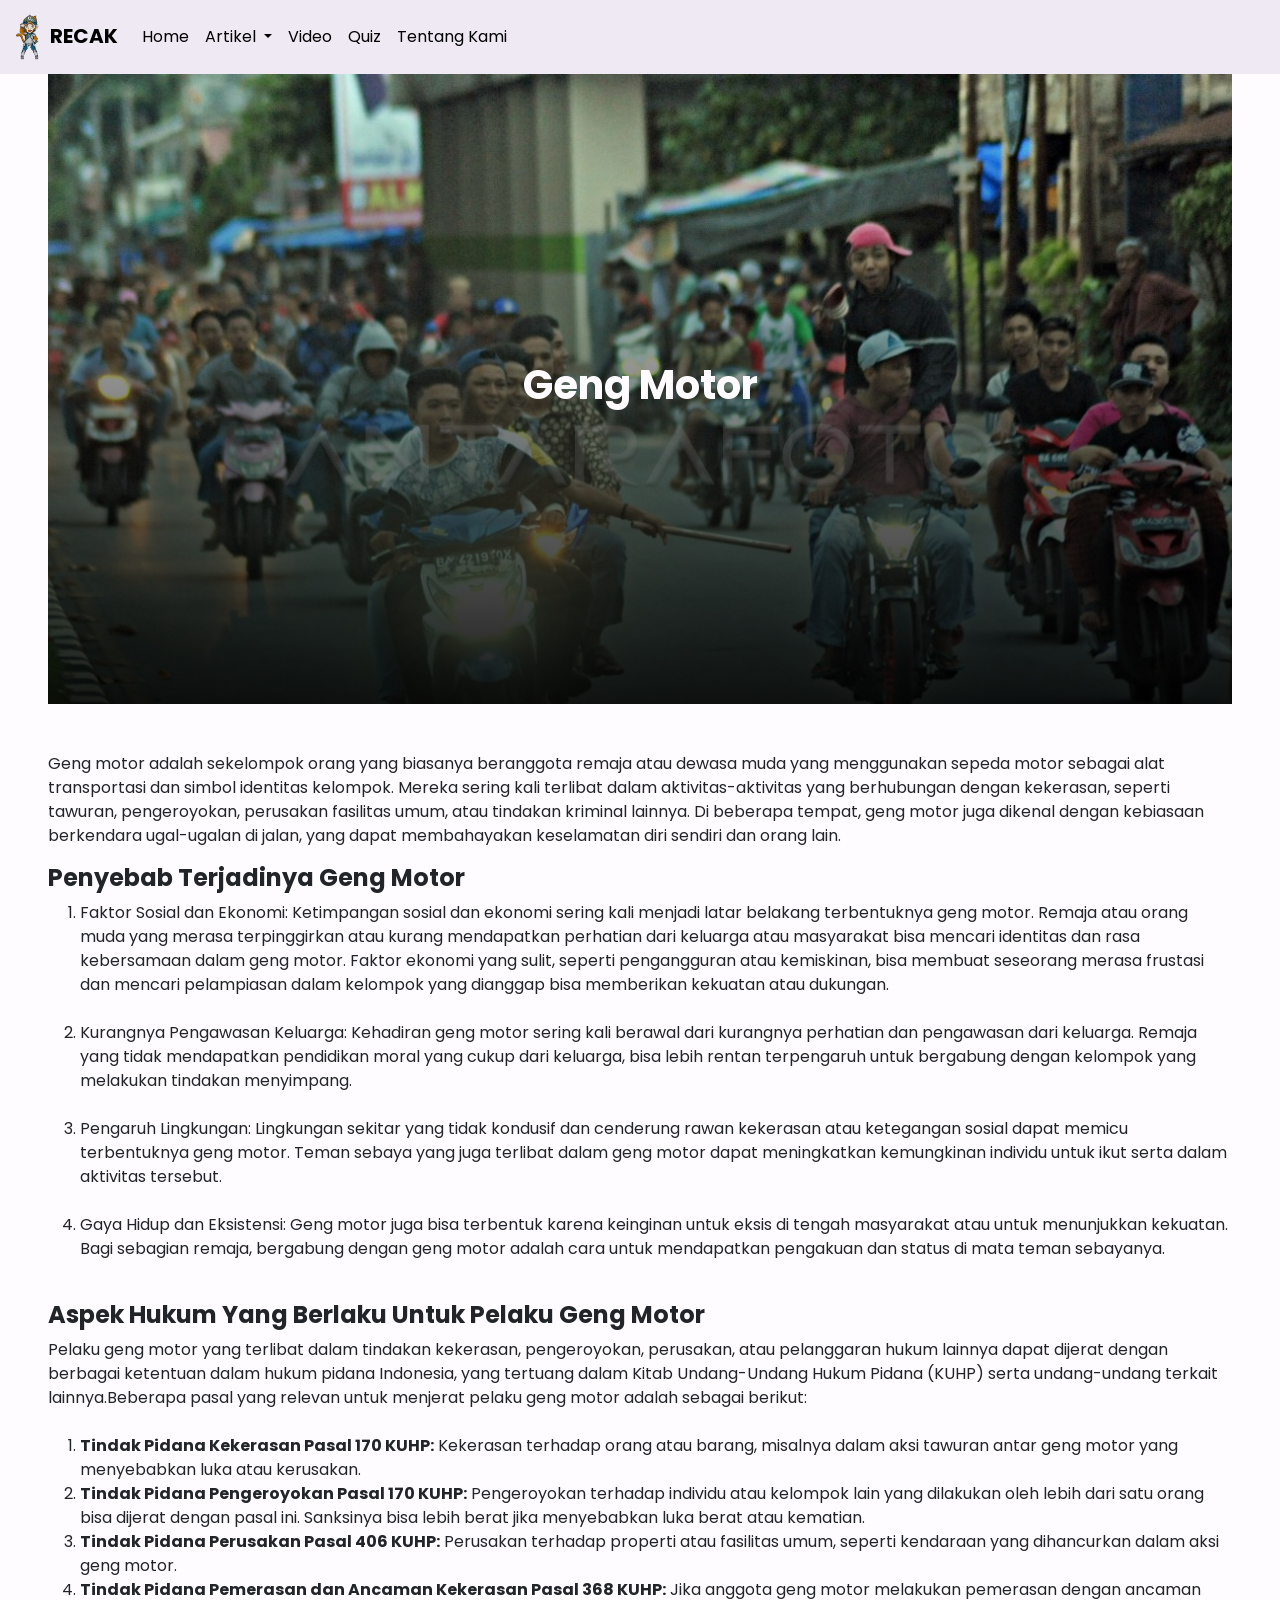
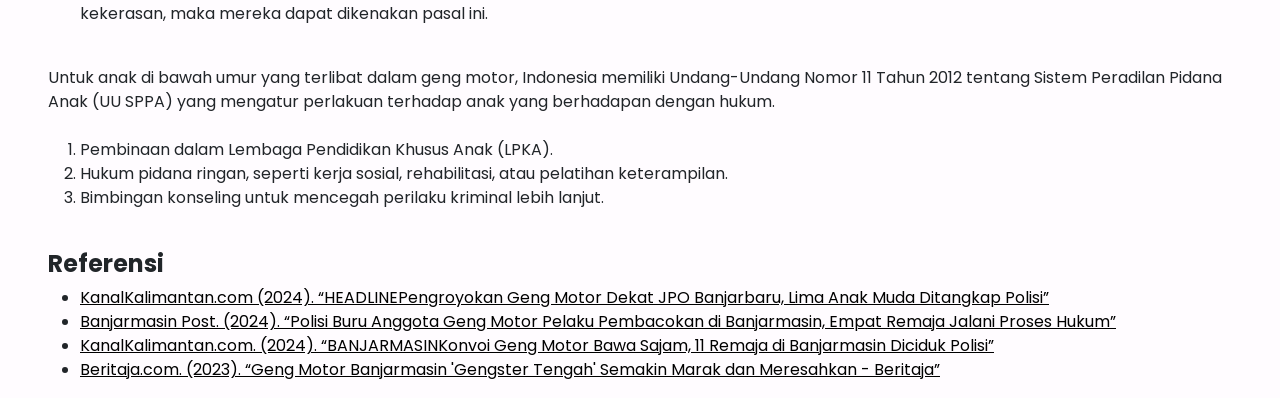
<file: artikel2.html>
<!DOCTYPE html>
<html lang="en">
  <head>
    <meta charset="UTF-8" />
    <meta name="viewport" content="width=device-width, initial-scale=1.0" />
    <title>Geng Motor</title>
    <link
      href="https://cdn.jsdelivr.net/npm/bootstrap@5.3.3/dist/css/bootstrap.min.css"
      rel="stylesheet"
      integrity="sha384-QWTKZyjpPEjISv5WaRU9OFeRpok6YctnYmDr5pNlyT2bRjXh0JMhjY6hW+ALEwIH"
      crossorigin="anonymous"
    />
    <link rel="stylesheet" href="styles.css" />
  </head>
  <body>
    <nav class="navbar sticky-top navbar-expand-lg">
      <div class="container-fluid">
        <a class="navbar-brand" href="index.html">
          <img src="images/warik.png" id="logo-bk" alt="">
          RECAK
        </a>
        <button
          class="navbar-toggler"
          type="button"
          data-bs-toggle="collapse"
          data-bs-target="#navbarNavDropdown"
          aria-controls="navbarNavDropdown"
          aria-expanded="false"
          aria-label="Toggle navigation"
        >
          <span class="navbar-toggler-icon"></span>
        </button>
        <div class="collapse navbar-collapse" id="navbarNavDropdown">
          <ul class="navbar-nav">
            <li class="nav-item">
              <a class="nav-link" aria-current="page" href="index.html">Home</a>
            </li>
            <li class="nav-item dropdown">
              <a
                class="nav-link dropdown-toggle"
                href="#"
                role="button"
                data-bs-toggle="dropdown"
                aria-expanded="false"
              >
                Artikel
              </a>
              <ul class="dropdown-menu">
                <li>
                  <a class="dropdown-item" href="artikel1.html">Tawuran</a>
                </li>
                <li>
                  <a class="dropdown-item" href="artikel2.html">Geng Motor</a>
                </li>
                <li>
                  <a class="dropdown-item" href="artikel3.html">Senjata Tajam</a>
                </li>
                <li>
                  <a class="dropdown-item" href="artikel4.html">Narkoba</a>
                </li>
              </ul>
            </li>
            <li class="nav-item">
              <a class="nav-link" href="video.html">Video</a>
            </li>
            <li class="nav-item">
              <a class="nav-link" href="start-quiz.html">Quiz</a>
            </li>
            <li class="nav-item">
              <a class="nav-link" href="about.html">Tentang Kami</a>
            </li>
          </ul>
        </div>
      </div>
    </nav>
    <div class="mx-5">
      <div
        id="dua"
        class="foto-judul d-flex justify-content-center align-items-center"
      >
        <h1>Geng Motor</h1>
      </div>
      <br /><br />
      <p>
        Geng motor adalah sekelompok orang yang biasanya beranggota remaja atau
        dewasa muda yang menggunakan sepeda motor sebagai alat transportasi dan
        simbol identitas kelompok. Mereka sering kali terlibat dalam
        aktivitas-aktivitas yang berhubungan dengan kekerasan, seperti tawuran,
        pengeroyokan, perusakan fasilitas umum, atau tindakan kriminal lainnya.
        Di beberapa tempat, geng motor juga dikenal dengan kebiasaan berkendara
        ugal-ugalan di jalan, yang dapat membahayakan keselamatan diri sendiri
        dan orang lain.
      </p>
      <h4>Penyebab Terjadinya Geng Motor</h4>
      <ol>
        <li>
          Faktor Sosial dan Ekonomi: Ketimpangan sosial dan ekonomi sering kali
          menjadi latar belakang terbentuknya geng motor. Remaja atau orang muda
          yang merasa terpinggirkan atau kurang mendapatkan perhatian dari
          keluarga atau masyarakat bisa mencari identitas dan rasa kebersamaan
          dalam geng motor. Faktor ekonomi yang sulit, seperti pengangguran atau
          kemiskinan, bisa membuat seseorang merasa frustasi dan mencari
          pelampiasan dalam kelompok yang dianggap bisa memberikan kekuatan atau
          dukungan.
        </li>
        <br />
        <li>
          Kurangnya Pengawasan Keluarga: Kehadiran geng motor sering kali
          berawal dari kurangnya perhatian dan pengawasan dari keluarga. Remaja
          yang tidak mendapatkan pendidikan moral yang cukup dari keluarga, bisa
          lebih rentan terpengaruh untuk bergabung dengan kelompok yang
          melakukan tindakan menyimpang.
        </li>
        <br />
        <li>
          Pengaruh Lingkungan: Lingkungan sekitar yang tidak kondusif dan
          cenderung rawan kekerasan atau ketegangan sosial dapat memicu
          terbentuknya geng motor. Teman sebaya yang juga terlibat dalam geng
          motor dapat meningkatkan kemungkinan individu untuk ikut serta dalam
          aktivitas tersebut.
        </li>
        <br />
        <li>
          Gaya Hidup dan Eksistensi: Geng motor juga bisa terbentuk karena
          keinginan untuk eksis di tengah masyarakat atau untuk menunjukkan
          kekuatan. Bagi sebagian remaja, bergabung dengan geng motor adalah
          cara untuk mendapatkan pengakuan dan status di mata teman sebayanya.
        </li>
      </ol>
      <br />
      <h4>Aspek Hukum Yang Berlaku Untuk Pelaku Geng Motor</h4>
      <div>
        Pelaku geng motor yang terlibat dalam tindakan kekerasan, pengeroyokan,
        perusakan, atau pelanggaran hukum lainnya dapat dijerat dengan berbagai
        ketentuan dalam hukum pidana Indonesia, yang tertuang dalam Kitab
        Undang-Undang Hukum Pidana (KUHP) serta undang-undang terkait
        lainnya.Beberapa pasal yang relevan untuk menjerat pelaku geng motor
        adalah sebagai berikut:
      </div>
      <br />
      <ol>
        <li>
          <b>Tindak Pidana Kekerasan Pasal 170 KUHP:</b> Kekerasan terhadap
          orang atau barang, misalnya dalam aksi tawuran antar geng motor yang
          menyebabkan luka atau kerusakan.
        </li>
        <li>
          <b>Tindak Pidana Pengeroyokan Pasal 170 KUHP:</b> Pengeroyokan
          terhadap individu atau kelompok lain yang dilakukan oleh lebih dari
          satu orang bisa dijerat dengan pasal ini. Sanksinya bisa lebih berat
          jika menyebabkan luka berat atau kematian.
        </li>
        <li>
          <b>Tindak Pidana Perusakan Pasal 406 KUHP:</b> Perusakan terhadap
          properti atau fasilitas umum, seperti kendaraan yang dihancurkan dalam
          aksi geng motor.
        </li>
        <li>
          <b>Tindak Pidana Pemerasan dan Ancaman Kekerasan Pasal 368 KUHP:</b>
          Jika anggota geng motor melakukan pemerasan dengan ancaman kekerasan,
          maka mereka dapat dikenakan pasal ini.
        </li>
      </ol>
      <br />
      <div>
        Untuk anak di bawah umur yang terlibat dalam geng motor, Indonesia
        memiliki Undang-Undang Nomor 11 Tahun 2012 tentang Sistem Peradilan
        Pidana Anak (UU SPPA) yang mengatur perlakuan terhadap anak yang
        berhadapan dengan hukum.
      </div>
      <br />
      <ol>
        <li>Pembinaan dalam Lembaga Pendidikan Khusus Anak (LPKA).</li>
        <li>
          Hukum pidana ringan, seperti kerja sosial, rehabilitasi, atau
          pelatihan keterampilan.
        </li>
        <li>
          Bimbingan konseling untuk mencegah perilaku kriminal lebih lanjut.
        </li>
      </ol>
      <br />
      <h4>Referensi</h4>
      <div>
        <ul>
          <li>
            <a
              href="https://www.kanalkalimantan.com/pengroyokan-geng-motor-dekat-jpo-banjarbaru-lima-anak-muda-ditangkap-polisi/ "
              >KanalKalimantan.com (2024). “HEADLINEPengroyokan Geng Motor Dekat
              JPO Banjarbaru, Lima Anak Muda Ditangkap Polisi”</a
            >
          </li>
          <li>
            <a
              href="https://banjarmasin.tribunnews.com/2024/06/23/polisi-buru-anggota-geng-motor-pelaku-pembacokan-di-banjarmasin-empat-remaja-jalani-proses-hukum"
              >Banjarmasin Post. (2024). “Polisi Buru Anggota Geng Motor Pelaku
              Pembacokan di Banjarmasin, Empat Remaja Jalani Proses Hukum”</a
            >
          </li>
          <li>
            <a
              href="https://www.kanalkalimantan.com/konvoi-geng-motor-bawa-sajam-11-remaja-di-banjarmasin-diciduk-polisi/ "
              >KanalKalimantan.com. (2024). “BANJARMASINKonvoi Geng Motor
              Bawa Sajam, 11 Remaja di Banjarmasin Diciduk Polisi”</a
            >
          </li>
          <li>
            <a
              href="https://www.beritaja.com/klitih-gengster-tengah-di-banjarmasin-semakin-marak-dan-meresahkan-beritaja-94559.html "
              >Beritaja.com. (2023). “Geng Motor Banjarmasin 'Gengster
              Tengah' Semakin Marak dan Meresahkan - Beritaja”</a
            >
          </li>
        </ul>
      </div>
    </div>
    <script
      src="https://cdn.jsdelivr.net/npm/bootstrap@5.3.3/dist/js/bootstrap.bundle.min.js"
      integrity="sha384-YvpcrYf0tY3lHB60NNkmXc5s9fDVZLESaAA55NDzOxhy9GkcIdslK1eN7N6jIeHz"
      crossorigin="anonymous"
    ></script>
    <script src="script.js"></script>
  </body>
</html>
</file>
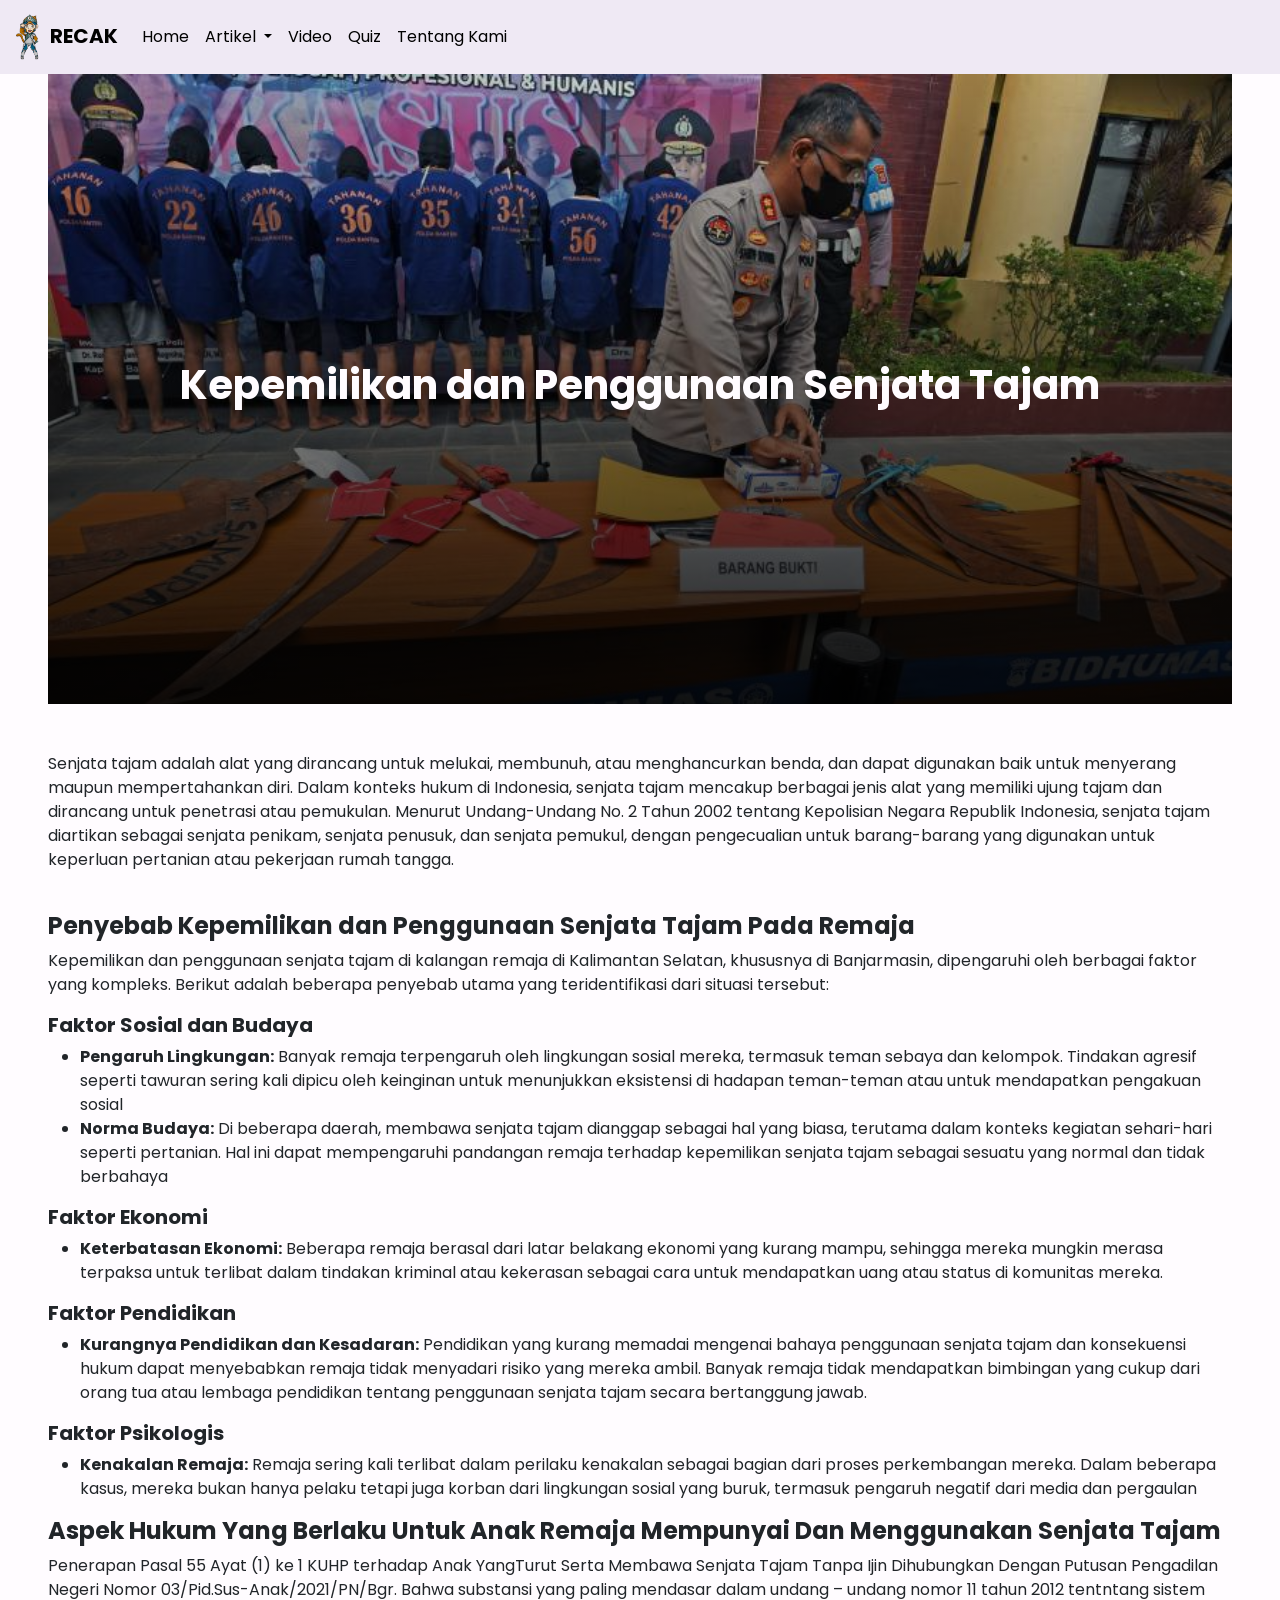
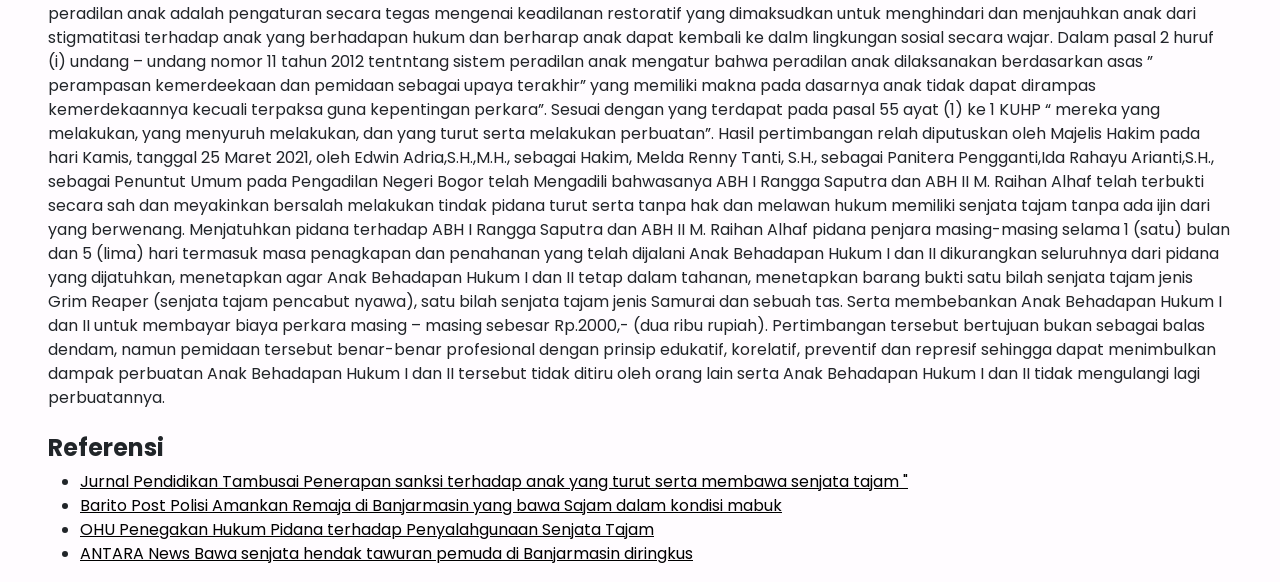
<file: artikel3.html>
<!DOCTYPE html>
<html lang="en">
  <head>
    <meta charset="UTF-8" />
    <meta name="viewport" content="width=device-width, initial-scale=1.0" />
    <title>Senjata Tajam</title>
    <link
      href="https://cdn.jsdelivr.net/npm/bootstrap@5.3.3/dist/css/bootstrap.min.css"
      rel="stylesheet"
      integrity="sha384-QWTKZyjpPEjISv5WaRU9OFeRpok6YctnYmDr5pNlyT2bRjXh0JMhjY6hW+ALEwIH"
      crossorigin="anonymous"
    />
    <link rel="stylesheet" href="styles.css" />
  </head>
  <body>
    <nav class="navbar sticky-top navbar-expand-lg">
      <div class="container-fluid">
        <a class="navbar-brand" href="index.html">
          <img src="images/warik.png" id="logo-bk" alt="">
          RECAK
        </a>
        <button
          class="navbar-toggler"
          type="button"
          data-bs-toggle="collapse"
          data-bs-target="#navbarNavDropdown"
          aria-controls="navbarNavDropdown"
          aria-expanded="false"
          aria-label="Toggle navigation"
        >
          <span class="navbar-toggler-icon"></span>
        </button>
        <div class="collapse navbar-collapse" id="navbarNavDropdown">
          <ul class="navbar-nav">
            <li class="nav-item">
              <a class="nav-link" aria-current="page" href="index.html">Home</a>
            </li>
            <li class="nav-item dropdown">
              <a
                class="nav-link dropdown-toggle"
                href="#"
                role="button"
                data-bs-toggle="dropdown"
                aria-expanded="false"
              >
                Artikel
              </a>
              <ul class="dropdown-menu">
                <li>
                  <a class="dropdown-item" href="artikel1.html">Tawuran</a>
                </li>
                <li>
                  <a class="dropdown-item" href="artikel2.html">Geng Motor</a>
                </li>
                <li>
                  <a class="dropdown-item" href="artikel3.html">Senjata Tajam</a>
                </li>
                <li>
                  <a class="dropdown-item" href="artikel4.html">Narkoba</a>
                </li>
              </ul>
            </li>
            <li class="nav-item">
              <a class="nav-link" href="video.html">Video</a>
            </li>
            <li class="nav-item">
              <a class="nav-link" href="start-quiz.html">Quiz</a>
            </li>
            <li class="nav-item">
              <a class="nav-link" href="about.html">Tentang Kami</a>
            </li>
          </ul>
        </div>
      </div>
    </nav>
    <div class="mx-5">
      <div
        id="tiga"
        class="foto-judul d-flex justify-content-center align-items-center"
      >
        <h1>Kepemilikan dan Penggunaan Senjata Tajam</h1>
      </div>
      <br /><br />
      <p>
        Senjata tajam adalah alat yang dirancang untuk melukai, membunuh, atau
        menghancurkan benda, dan dapat digunakan baik untuk menyerang maupun
        mempertahankan diri. Dalam konteks hukum di Indonesia, senjata tajam
        mencakup berbagai jenis alat yang memiliki ujung tajam dan dirancang
        untuk penetrasi atau pemukulan. Menurut Undang-Undang No. 2 Tahun 2002
        tentang Kepolisian Negara Republik Indonesia, senjata tajam diartikan
        sebagai senjata penikam, senjata penusuk, dan senjata pemukul, dengan
        pengecualian untuk barang-barang yang digunakan untuk keperluan
        pertanian atau pekerjaan rumah tangga.
      </p>
      <br />
      <h4>Penyebab Kepemilikan dan Penggunaan Senjata Tajam Pada Remaja</h4>
      <p>
        Kepemilikan dan penggunaan senjata tajam di kalangan remaja di
        Kalimantan Selatan, khususnya di Banjarmasin, dipengaruhi oleh berbagai
        faktor yang kompleks. Berikut adalah beberapa penyebab utama yang
        teridentifikasi dari situasi tersebut:
      </p>
      <h5>Faktor Sosial dan Budaya</h5>
      <ul>
        <li>
          <b>Pengaruh Lingkungan:</b> Banyak remaja terpengaruh oleh lingkungan
          sosial mereka, termasuk teman sebaya dan kelompok. Tindakan agresif
          seperti tawuran sering kali dipicu oleh keinginan untuk menunjukkan
          eksistensi di hadapan teman-teman atau untuk mendapatkan pengakuan
          sosial
        </li>
        <li>
          <b>Norma Budaya:</b> Di beberapa daerah, membawa senjata tajam
          dianggap sebagai hal yang biasa, terutama dalam konteks kegiatan
          sehari-hari seperti pertanian. Hal ini dapat mempengaruhi pandangan
          remaja terhadap kepemilikan senjata tajam sebagai sesuatu yang normal
          dan tidak berbahaya
        </li>
      </ul>
      <h5>Faktor Ekonomi</h5>
      <ul>
        <li>
          <b>Keterbatasan Ekonomi:</b> Beberapa remaja berasal dari latar
          belakang ekonomi yang kurang mampu, sehingga mereka mungkin merasa
          terpaksa untuk terlibat dalam tindakan kriminal atau kekerasan sebagai
          cara untuk mendapatkan uang atau status di komunitas mereka.
        </li>
      </ul>
      <h5>Faktor Pendidikan</h5>
      <ul>
        <li>
          <b>Kurangnya Pendidikan dan Kesadaran:</b> Pendidikan yang kurang
          memadai mengenai bahaya penggunaan senjata tajam dan konsekuensi hukum
          dapat menyebabkan remaja tidak menyadari risiko yang mereka ambil.
          Banyak remaja tidak mendapatkan bimbingan yang cukup dari orang tua
          atau lembaga pendidikan tentang penggunaan senjata tajam secara
          bertanggung jawab.
        </li>
      </ul>
      <h5>Faktor Psikologis</h5>
      <ul>
        <li>
          <b>Kenakalan Remaja:</b> Remaja sering kali terlibat dalam perilaku
          kenakalan sebagai bagian dari proses perkembangan mereka. Dalam
          beberapa kasus, mereka bukan hanya pelaku tetapi juga korban dari
          lingkungan sosial yang buruk, termasuk pengaruh negatif dari media dan
          pergaulan
        </li>
      </ul>
      <h4>
        Aspek Hukum Yang Berlaku Untuk Anak Remaja Mempunyai Dan Menggunakan
        Senjata Tajam
      </h4>
      <div>
        Penerapan Pasal 55 Ayat (1) ke 1 KUHP terhadap Anak YangTurut Serta
        Membawa Senjata Tajam Tanpa Ijin Dihubungkan Dengan Putusan Pengadilan
        Negeri Nomor 03/Pid.Sus-Anak/2021/PN/Bgr. Bahwa substansi yang paling
        mendasar dalam undang – undang nomor 11 tahun 2012 tentntang sistem
        peradilan anak adalah pengaturan secara tegas mengenai keadilanan
        restoratif yang dimaksudkan untuk menghindari dan menjauhkan anak dari
        stigmatitasi terhadap anak yang berhadapan hukum dan berharap anak dapat
        kembali ke dalm lingkungan sosial secara wajar. Dalam pasal 2 huruf (i)
        undang – undang nomor 11 tahun 2012 tentntang sistem peradilan anak
        mengatur bahwa peradilan anak dilaksanakan berdasarkan asas ” perampasan
        kemerdeekaan dan pemidaan sebagai upaya terakhir” yang memiliki makna
        pada dasarnya anak tidak dapat dirampas kemerdekaannya kecuali terpaksa
        guna kepentingan perkara”. Sesuai dengan yang terdapat pada pasal 55
        ayat (1) ke 1 KUHP “ mereka yang melakukan, yang menyuruh melakukan, dan
        yang turut serta melakukan perbuatan”. Hasil pertimbangan relah
        diputuskan oleh Majelis Hakim pada hari Kamis, tanggal 25 Maret 2021,
        oleh Edwin Adria,S.H.,M.H., sebagai Hakim, Melda Renny Tanti, S.H.,
        sebagai Panitera Pengganti,Ida Rahayu Arianti,S.H., sebagai Penuntut
        Umum pada Pengadilan Negeri Bogor telah Mengadili bahwasanya ABH I
        Rangga Saputra dan ABH II M. Raihan Alhaf telah terbukti secara sah dan
        meyakinkan bersalah melakukan tindak pidana turut serta tanpa hak dan
        melawan hukum memiliki senjata tajam tanpa ada ijin dari yang berwenang.
        Menjatuhkan pidana terhadap ABH I Rangga Saputra dan ABH II M. Raihan
        Alhaf pidana penjara masing-masing selama 1 (satu) bulan dan 5 (lima)
        hari termasuk masa penagkapan dan penahanan yang telah dijalani Anak
        Behadapan Hukum I dan II dikurangkan seluruhnya dari pidana yang
        dijatuhkan, menetapkan agar Anak Behadapan Hukum I dan II tetap dalam
        tahanan, menetapkan barang bukti satu bilah senjata tajam jenis Grim
        Reaper (senjata tajam pencabut nyawa), satu bilah senjata tajam jenis
        Samurai dan sebuah tas. Serta membebankan Anak Behadapan Hukum I dan II
        untuk membayar biaya perkara masing – masing sebesar Rp.2000,- (dua ribu
        rupiah). Pertimbangan tersebut bertujuan bukan sebagai balas dendam,
        namun pemidaan tersebut benar-benar profesional dengan prinsip edukatif,
        korelatif, preventif dan represif sehingga dapat menimbulkan dampak
        perbuatan Anak Behadapan Hukum I dan II tersebut tidak ditiru oleh orang
        lain serta Anak Behadapan Hukum I dan II tidak mengulangi lagi
        perbuatannya.
      </div>
      <br />
      <h4>Referensi</h4>
      <div>
        <ul>
          <li>
            <a
              href="https://jptam.org/index.php/jptam/article/download/13245/10147/24311"
              >Jurnal Pendidikan Tambusai Penerapan sanksi terhadap anak yang
              turut serta membawa senjata tajam "
            </a>
          </li>
          <li>
            <a
              href="https://www.baritopost.co.id/polisi-amankan-remaja-di-banjarmasin-yang-bawa-sajam-dalam-kondisi-mabuk-tabrak-pemotor-lain/ "
              >Barito Post Polisi Amankan Remaja di Banjarmasin yang bawa Sajam
              dalam kondisi mabuk
            </a>
          </li>
          <li>
            <a
              href="https://journal.uho.ac.id/index.php/holresch/article/download/270/140/1182"
              >OHU Penegakan Hukum Pidana terhadap Penyalahgunaan Senjata Tajam
            </a>
          </li>
          <li>
            <a
              href="https://kalsel.antaranews.com/amp/berita/435817/bawa-senjata-hendak-tawuran-pemuda-di-banjarmasin-diringkus "
              >ANTARA News Bawa senjata hendak tawuran pemuda di Banjarmasin
              diringkus
            </a>
          </li>
        </ul>
      </div>
    </div>
    <script
      src="https://cdn.jsdelivr.net/npm/bootstrap@5.3.3/dist/js/bootstrap.bundle.min.js"
      integrity="sha384-YvpcrYf0tY3lHB60NNkmXc5s9fDVZLESaAA55NDzOxhy9GkcIdslK1eN7N6jIeHz"
      crossorigin="anonymous"
    ></script>
    <script src="script.js"></script>
  </body>
</html>
</file>
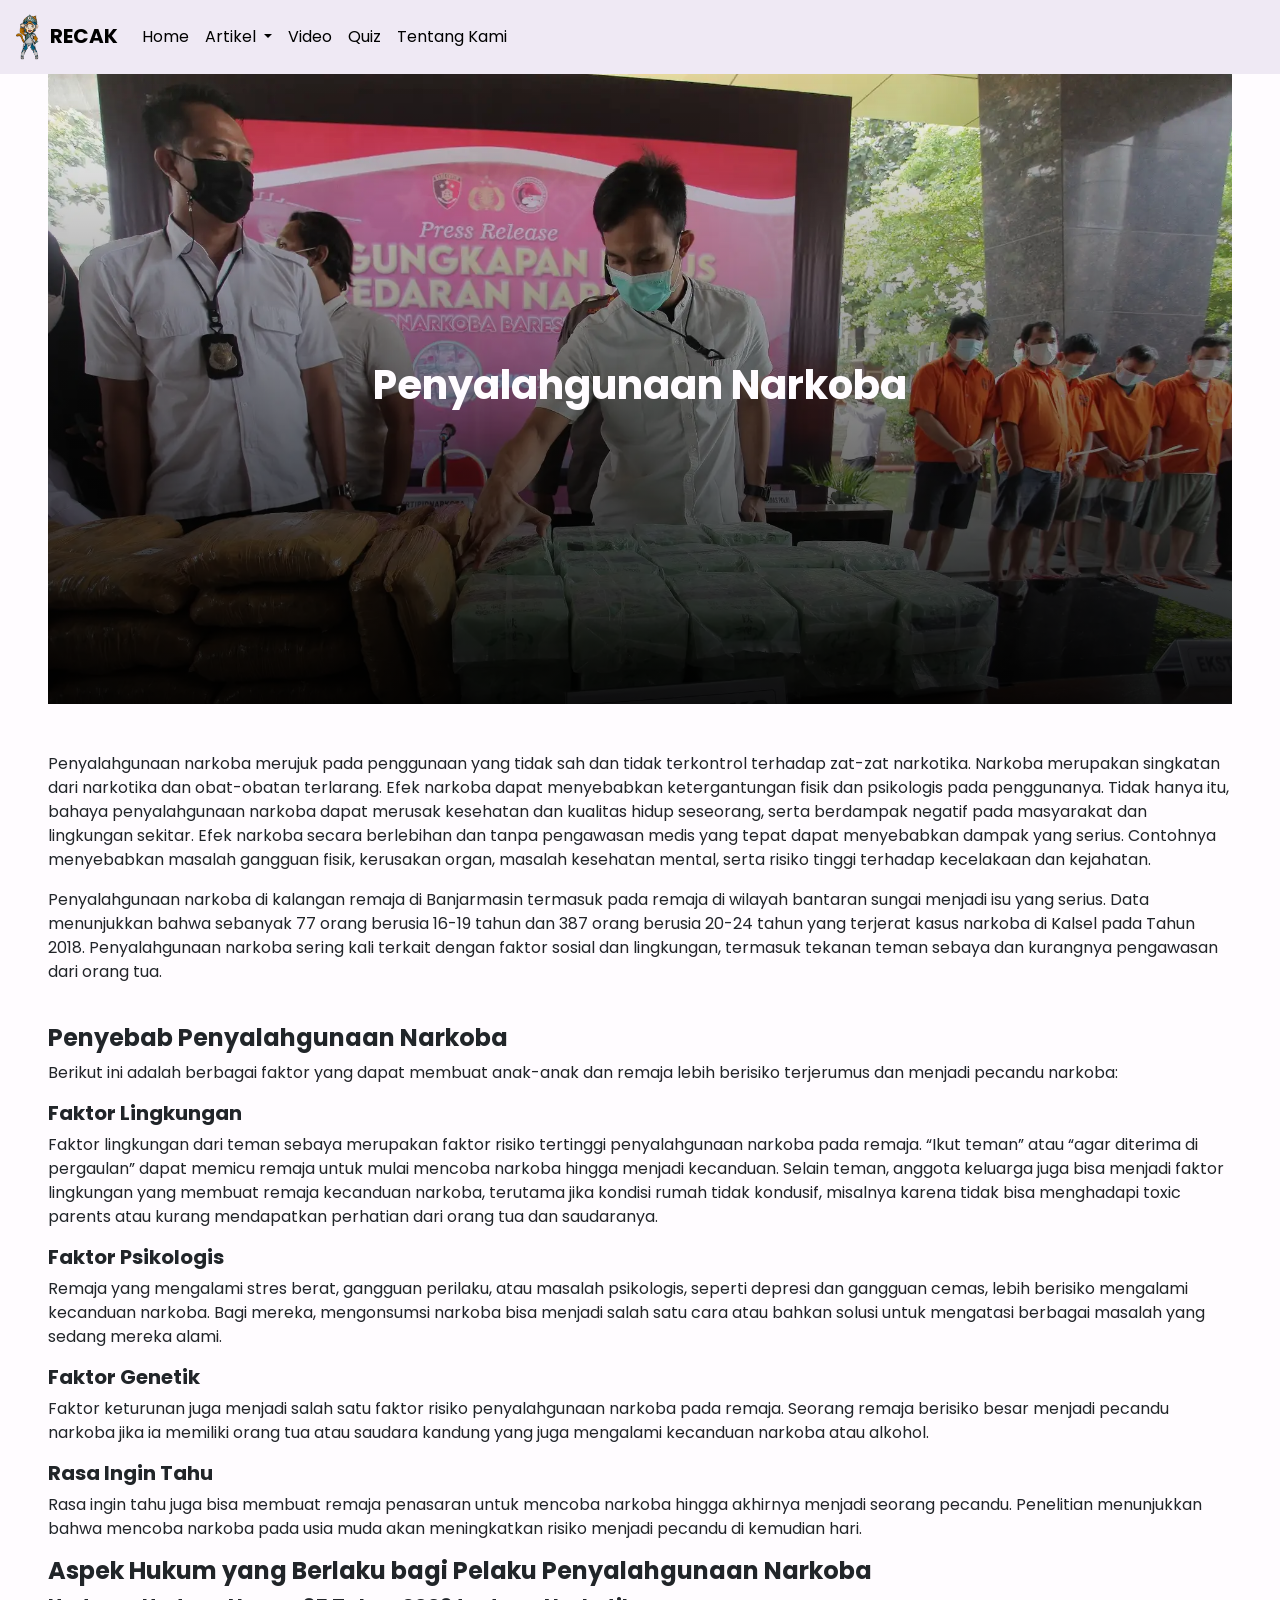
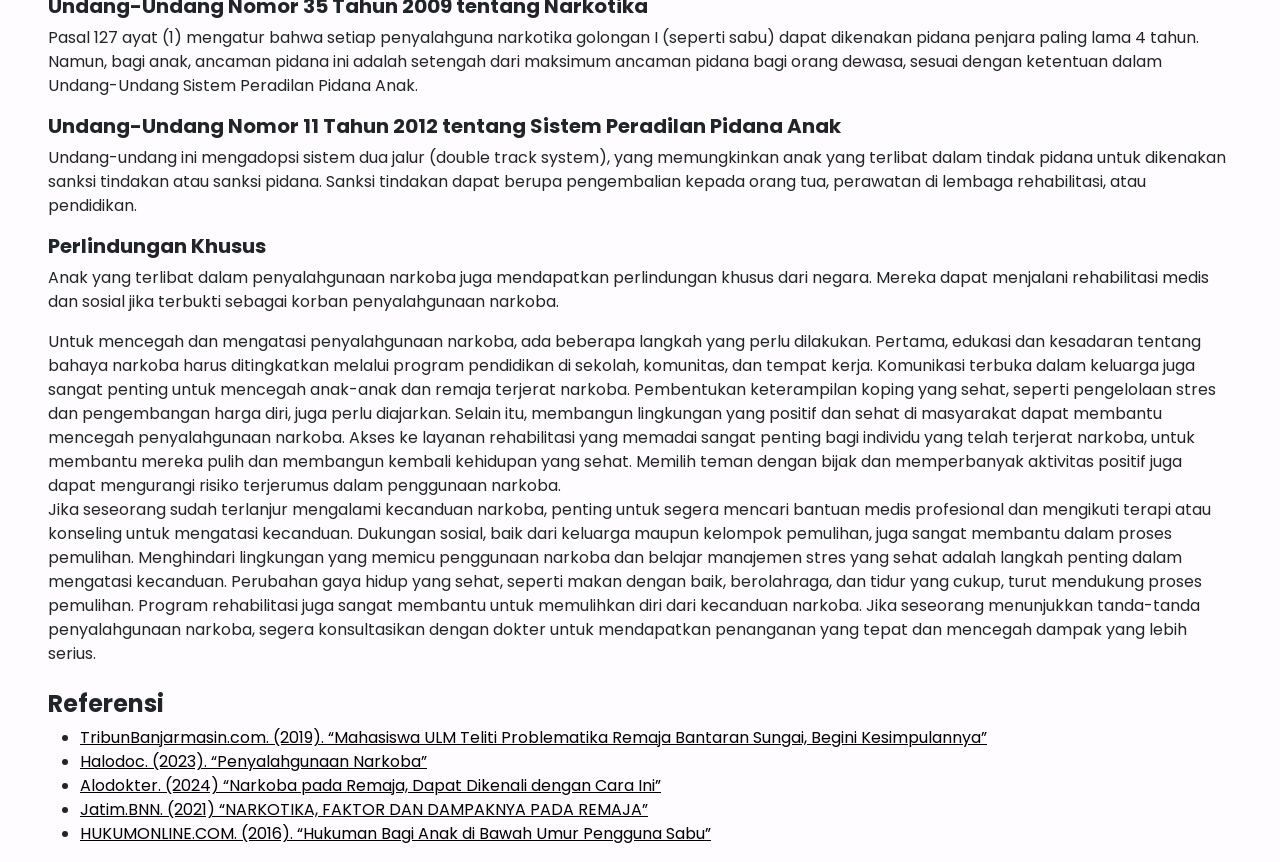
<file: artikel4.html>
<!DOCTYPE html>
<html lang="en">
  <head>
    <meta charset="UTF-8" />
    <meta name="viewport" content="width=device-width, initial-scale=1.0" />
    <title>Narkoba</title>
    <link
      href="https://cdn.jsdelivr.net/npm/bootstrap@5.3.3/dist/css/bootstrap.min.css"
      rel="stylesheet"
      integrity="sha384-QWTKZyjpPEjISv5WaRU9OFeRpok6YctnYmDr5pNlyT2bRjXh0JMhjY6hW+ALEwIH"
      crossorigin="anonymous"
    />
    <link rel="stylesheet" href="styles.css" />
  </head>
  <body>
    <nav class="navbar sticky-top navbar-expand-lg">
      <div class="container-fluid">
        <a class="navbar-brand" href="index.html">
          <img src="images/warik.png" id="logo-bk" alt="">
          RECAK
        </a>
        <button
          class="navbar-toggler"
          type="button"
          data-bs-toggle="collapse"
          data-bs-target="#navbarNavDropdown"
          aria-controls="navbarNavDropdown"
          aria-expanded="false"
          aria-label="Toggle navigation"
        >
          <span class="navbar-toggler-icon"></span>
        </button>
        <div class="collapse navbar-collapse" id="navbarNavDropdown">
          <ul class="navbar-nav">
            <li class="nav-item">
              <a class="nav-link" aria-current="page" href="index.html">Home</a>
            </li>
            <li class="nav-item dropdown">
              <a
                class="nav-link dropdown-toggle"
                href="#"
                role="button"
                data-bs-toggle="dropdown"
                aria-expanded="false"
              >
                Artikel
              </a>
              <ul class="dropdown-menu">
                <li>
                  <a class="dropdown-item" href="artikel1.html">Tawuran</a>
                </li>
                <li>
                  <a class="dropdown-item" href="artikel2.html">Geng Motor</a>
                </li>
                <li>
                  <a class="dropdown-item" href="artikel3.html">Senjata Tajam</a>
                </li>
                <li>
                  <a class="dropdown-item" href="artikel4.html">Narkoba</a>
                </li>
              </ul>
            </li>
            <li class="nav-item">
              <a class="nav-link" href="video.html">Video</a>
            </li>
            <li class="nav-item">
              <a class="nav-link" href="start-quiz.html">Quiz</a>
            </li>
            <li class="nav-item">
              <a class="nav-link" href="about.html">Tentang Kami</a>
            </li>
          </ul>
        </div>
      </div>
    </nav>
    <div class="mx-5">
      <div
        id="empat"
        class="foto-judul d-flex justify-content-center align-items-center"
      >
        <h1>Penyalahgunaan Narkoba</h1>
      </div>
      <br /><br />
      <p>
        Penyalahgunaan narkoba merujuk pada penggunaan yang tidak sah dan tidak
        terkontrol terhadap zat-zat narkotika. Narkoba merupakan singkatan dari
        narkotika dan obat-obatan terlarang. Efek narkoba dapat menyebabkan
        ketergantungan fisik dan psikologis pada penggunanya. Tidak hanya itu,
        bahaya penyalahgunaan narkoba dapat merusak kesehatan dan kualitas hidup
        seseorang, serta berdampak negatif pada masyarakat dan lingkungan
        sekitar. Efek narkoba secara berlebihan dan tanpa pengawasan medis yang
        tepat dapat menyebabkan dampak yang serius. Contohnya menyebabkan
        masalah gangguan fisik, kerusakan organ, masalah kesehatan mental, serta
        risiko tinggi terhadap kecelakaan dan kejahatan.
      </p>
      <p>
        Penyalahgunaan narkoba di kalangan remaja di Banjarmasin termasuk pada
        remaja di wilayah bantaran sungai menjadi isu yang serius. Data
        menunjukkan bahwa sebanyak 77 orang berusia 16-19 tahun dan 387 orang
        berusia 20-24 tahun yang terjerat kasus narkoba di Kalsel pada Tahun
        2018. Penyalahgunaan narkoba sering kali terkait dengan faktor sosial
        dan lingkungan, termasuk tekanan teman sebaya dan kurangnya pengawasan
        dari orang tua.
      </p>
      <br />
      <h4>Penyebab Penyalahgunaan Narkoba</h4>
      <p>
        Berikut ini adalah berbagai faktor yang dapat membuat anak-anak dan
        remaja lebih berisiko terjerumus dan menjadi pecandu narkoba:
      </p>
      <h5>Faktor Lingkungan</h5>
      <p>
        Faktor lingkungan dari teman sebaya merupakan faktor risiko tertinggi
        penyalahgunaan narkoba pada remaja. “Ikut teman” atau “agar diterima di
        pergaulan” dapat memicu remaja untuk mulai mencoba narkoba hingga
        menjadi kecanduan. Selain teman, anggota keluarga juga bisa menjadi
        faktor lingkungan yang membuat remaja kecanduan narkoba, terutama jika
        kondisi rumah tidak kondusif, misalnya karena tidak bisa menghadapi
        toxic parents atau kurang mendapatkan perhatian dari orang tua dan
        saudaranya.
      </p>
      <h5>Faktor Psikologis</h5>
      <p>
        Remaja yang mengalami stres berat, gangguan perilaku, atau masalah
        psikologis, seperti depresi dan gangguan cemas, lebih berisiko mengalami
        kecanduan narkoba. Bagi mereka, mengonsumsi narkoba bisa menjadi salah
        satu cara atau bahkan solusi untuk mengatasi berbagai masalah yang
        sedang mereka alami.
      </p>
      <h5>Faktor Genetik</h5>
      <p>
        Faktor keturunan juga menjadi salah satu faktor risiko penyalahgunaan
        narkoba pada remaja. Seorang remaja berisiko besar menjadi pecandu
        narkoba jika ia memiliki orang tua atau saudara kandung yang juga
        mengalami kecanduan narkoba atau alkohol.
      </p>
      <h5>Rasa Ingin Tahu</h5>
      <p>
        Rasa ingin tahu juga bisa membuat remaja penasaran untuk mencoba narkoba
        hingga akhirnya menjadi seorang pecandu. Penelitian menunjukkan bahwa
        mencoba narkoba pada usia muda akan meningkatkan risiko menjadi pecandu
        di kemudian hari.
      </p>
      <h4>Aspek Hukum yang Berlaku bagi Pelaku Penyalahgunaan Narkoba</h4>
      <h5>Undang-Undang Nomor 35 Tahun 2009 tentang Narkotika</h5>
      <p>
        Pasal 127 ayat (1) mengatur bahwa setiap penyalahguna narkotika golongan
        I (seperti sabu) dapat dikenakan pidana penjara paling lama 4 tahun.
        Namun, bagi anak, ancaman pidana ini adalah setengah dari maksimum
        ancaman pidana bagi orang dewasa, sesuai dengan ketentuan dalam
        Undang-Undang Sistem Peradilan Pidana Anak.
      </p>
      <h5>
        Undang-Undang Nomor 11 Tahun 2012 tentang Sistem Peradilan Pidana Anak
      </h5>
      <p>
        Undang-undang ini mengadopsi sistem dua jalur (double track system),
        yang memungkinkan anak yang terlibat dalam tindak pidana untuk dikenakan
        sanksi tindakan atau sanksi pidana. Sanksi tindakan dapat berupa
        pengembalian kepada orang tua, perawatan di lembaga rehabilitasi, atau
        pendidikan.
      </p>
      <h5>Perlindungan Khusus</h5>
      <p>
        Anak yang terlibat dalam penyalahgunaan narkoba juga mendapatkan
        perlindungan khusus dari negara. Mereka dapat menjalani rehabilitasi
        medis dan sosial jika terbukti sebagai korban penyalahgunaan narkoba.
      </p>
      <div>
        Untuk mencegah dan mengatasi penyalahgunaan narkoba, ada beberapa
        langkah yang perlu dilakukan. Pertama, edukasi dan kesadaran tentang
        bahaya narkoba harus ditingkatkan melalui program pendidikan di sekolah,
        komunitas, dan tempat kerja. Komunikasi terbuka dalam keluarga juga
        sangat penting untuk mencegah anak-anak dan remaja terjerat narkoba.
        Pembentukan keterampilan koping yang sehat, seperti pengelolaan stres
        dan pengembangan harga diri, juga perlu diajarkan. Selain itu, membangun
        lingkungan yang positif dan sehat di masyarakat dapat membantu mencegah
        penyalahgunaan narkoba. Akses ke layanan rehabilitasi yang memadai
        sangat penting bagi individu yang telah terjerat narkoba, untuk membantu
        mereka pulih dan membangun kembali kehidupan yang sehat. Memilih teman
        dengan bijak dan memperbanyak aktivitas positif juga dapat mengurangi
        risiko terjerumus dalam penggunaan narkoba.
      </div>
      <div>
        Jika seseorang sudah terlanjur mengalami kecanduan narkoba, penting
        untuk segera mencari bantuan medis profesional dan mengikuti terapi atau
        konseling untuk mengatasi kecanduan. Dukungan sosial, baik dari keluarga
        maupun kelompok pemulihan, juga sangat membantu dalam proses pemulihan.
        Menghindari lingkungan yang memicu penggunaan narkoba dan belajar
        manajemen stres yang sehat adalah langkah penting dalam mengatasi
        kecanduan. Perubahan gaya hidup yang sehat, seperti makan dengan baik,
        berolahraga, dan tidur yang cukup, turut mendukung proses pemulihan.
        Program rehabilitasi juga sangat membantu untuk memulihkan diri dari
        kecanduan narkoba. Jika seseorang menunjukkan tanda-tanda penyalahgunaan
        narkoba, segera konsultasikan dengan dokter untuk mendapatkan penanganan
        yang tepat dan mencegah dampak yang lebih serius.
      </div>
      <br />
      <h4>Referensi</h4>
      <div>
        <ul>
          <li>
            <a
              href="https://banjarmasin.tribunnews.com/2019/04/12/mahasiswa-ulm-teliti-problematika-remaja-bantaran-sungai-begini-kesimpulannya "
              >TribunBanjarmasin.com. (2019). “Mahasiswa ULM Teliti Problematika
              Remaja Bantaran Sungai, Begini Kesimpulannya”
            </a>
          </li>
          <li>
            <a href="https://www.halodoc.com/kesehatan/penyalahgunaan-narkoba "
              >Halodoc. (2023). “Penyalahgunaan Narkoba”
            </a>
          </li>
          <li>
            <a
              href="https://www.alodokter.com/narkoba-pada-remaja-dapat-dikenali-dengan-cara-ini "
              >Alodokter. (2024) “Narkoba pada Remaja, Dapat Dikenali dengan
              Cara Ini”
            </a>
          </li>
          <li>
            <a
              href="https://jatim.bnn.go.id/narkotika-faktor-dampaknya-pada-remaja/ "
              >Jatim.BNN. (2021) “NARKOTIKA, FAKTOR DAN DAMPAKNYA PADA REMAJA”
            </a>
          </li>
          <li>
            <a
              href="https://www.hukumonline.com/klinik/a/hukuman-bagi-anak-di-bawah-umur-pengguna-sabu-lt56964786cc7fc/ "
              >HUKUMONLINE.COM. (2016). “Hukuman Bagi Anak di Bawah Umur
              Pengguna Sabu”
            </a>
          </li>
        </ul>
      </div>
    </div>
    <script
      src="https://cdn.jsdelivr.net/npm/bootstrap@5.3.3/dist/js/bootstrap.bundle.min.js"
      integrity="sha384-YvpcrYf0tY3lHB60NNkmXc5s9fDVZLESaAA55NDzOxhy9GkcIdslK1eN7N6jIeHz"
      crossorigin="anonymous"
    ></script>
    <script src="script.js"></script>
  </body>
</html>
</file>
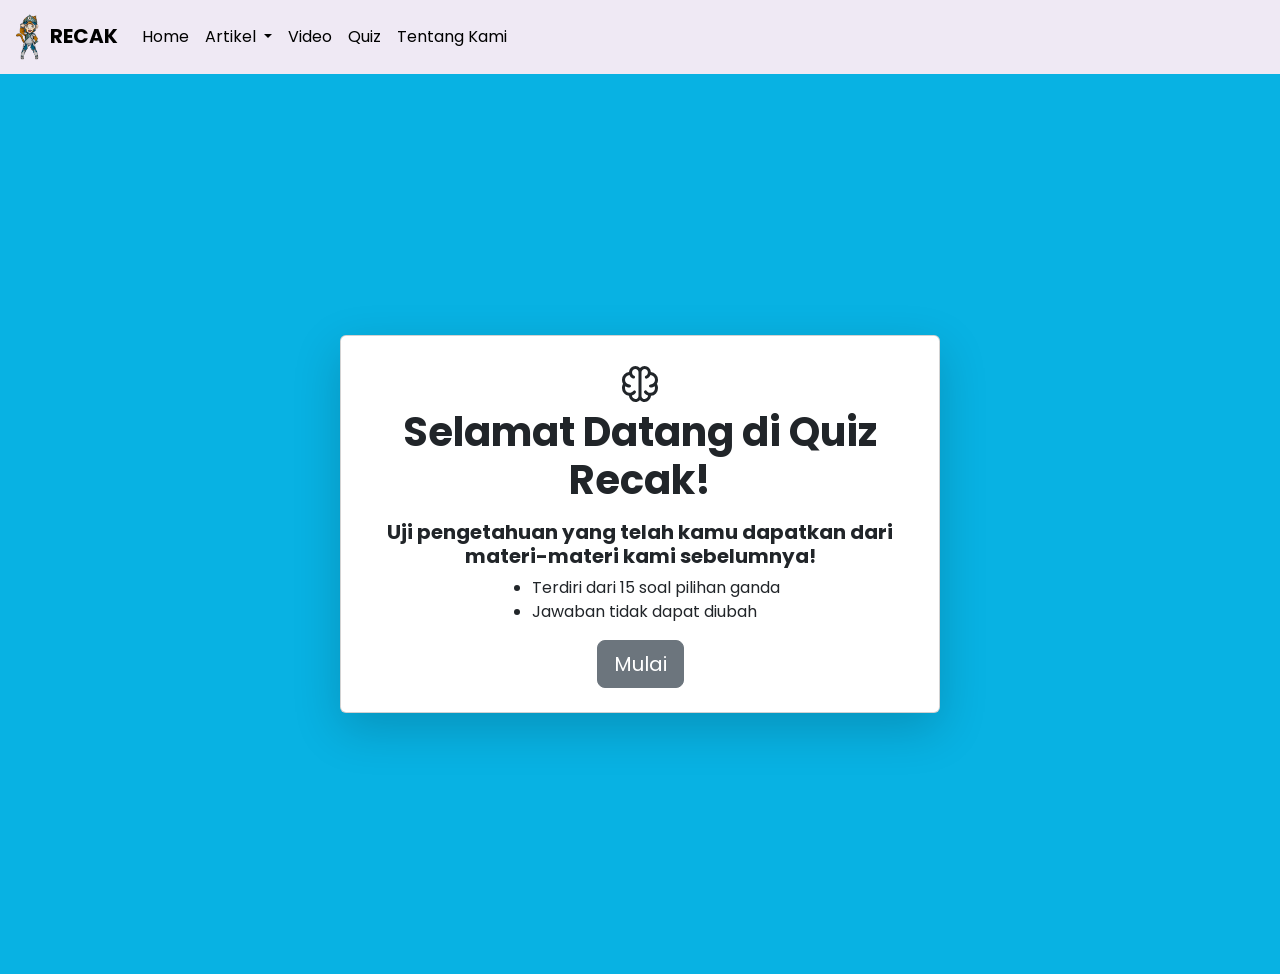
<file: start-quiz.html>
<!DOCTYPE html>
<html lang="en">
  <head>
    <meta charset="UTF-8" />
    <meta name="viewport" content="width=device-width, initial-scale=1.0" />
    <title>Quiz</title>
    <link
      href="https://cdn.jsdelivr.net/npm/bootstrap@5.3.3/dist/css/bootstrap.min.css"
      rel="stylesheet"
      integrity="sha384-QWTKZyjpPEjISv5WaRU9OFeRpok6YctnYmDr5pNlyT2bRjXh0JMhjY6hW+ALEwIH"
      crossorigin="anonymous"
    />
    <link rel="stylesheet" href="styles.css" />
  </head>
  <body id="body-quiz">
    <nav class="navbar sticky-top navbar-expand-lg">
      <div class="container-fluid">
        <a class="navbar-brand" href="index.html">
          <img src="images/warik.png" id="logo-bk" alt="">
          RECAK
        </a>
        <button
          class="navbar-toggler"
          type="button"
          data-bs-toggle="collapse"
          data-bs-target="#navbarNavDropdown"
          aria-controls="navbarNavDropdown"
          aria-expanded="false"
          aria-label="Toggle navigation"
        >
          <span class="navbar-toggler-icon"></span>
        </button>
        <div class="collapse navbar-collapse" id="navbarNavDropdown">
          <ul class="navbar-nav">
            <li class="nav-item">
              <a class="nav-link" aria-current="page" href="index.html">Home</a>
            </li>
            <li class="nav-item dropdown">
              <a
                class="nav-link dropdown-toggle"
                href="#"
                role="button"
                data-bs-toggle="dropdown"
                aria-expanded="false"
              >
                Artikel
              </a>
              <ul class="dropdown-menu">
                <li>
                  <a class="dropdown-item" href="artikel1.html">Tawuran</a>
                </li>
                <li>
                  <a class="dropdown-item" href="artikel2.html">Geng Motor</a>
                </li>
                <li>
                  <a class="dropdown-item" href="artikel3.html">Senjata Tajam</a>
                </li>
                <li>
                  <a class="dropdown-item" href="artikel4.html">Narkoba</a>
                </li>
              </ul>
            </li>
            <li class="nav-item">
              <a class="nav-link" href="video.html">Video</a>
            </li>
            <li class="nav-item">
              <a class="nav-link" href="start-quiz.html">Quiz</a>
            </li>
            <li class="nav-item">
              <a class="nav-link" href="about.html">Tentang Kami</a>
            </li>
          </ul>
        </div>
      </div>
    </nav>
    <div
      class="container min-vh-100 d-flex justify-content-center align-items-center"
    >
      <div class="card shadow-lg p-4" style="width: 100%; max-width: 600px">
        <div class="text-center">
          <svg
            xmlns="http://www.w3.org/2000/svg"
            height="48px"
            viewBox="0 -960 960 960"
            width="48px"
            fill="#212529"
          >
            <path
              d="M385-120q-51 0-86.5-38T258-244q-59-5-98.5-49.5T120-402q0-22 5.5-42.5T142-484q-11-18-16.5-38t-5.5-43q0-60 41.5-103t98.5-50q2-51 38.5-86.5T386-840q29 0 51.5 10.5T480-799q20-20 42-30.5t51-10.5q50 0 86 35.5t39 86.5q58 5 100 48.5T840-565q0 23-6 43.5T817-483q11 20 17 42t6 43q0 64-39.5 106.5T702-244q-5 48-41 86t-86 38q-30 0-52-10t-43-30q-21 20-43 30t-52 10Zm125-600v480q0 25 19.5 42.5T576-180q26 0 45-23t21-47q-23-8-43-21.5T565-305q-8-11-6-22.5t13-19.5q11-8 22.5-6t19.5 13q13 18 32 27.5t42 9.5q38 0 65-26t27-69q0-9-2-18.5t-4-19.5q-18 13-39.5 19.5T690-410q-13 0-21.5-8.5T660-440q0-13 8.5-21.5T690-470q38 0 64-28t26-67q0-38-28-65t-64-29q-10 24-28.5 42.5T617-589q-12 5-23-.5T579-607q-4-12 1-23.5t17-15.5q18-6 29.5-24t11.5-41q0-29-19-49t-45-20q-26 0-45 17.5T510-720Zm-60 480v-480q0-25-18.5-42.5T386-780q-26 0-45.5 20T321-711q0 23 11 40.5t29 23.5q12 4 17.5 15.5T380-609q-5 12-16.5 18t-23.5 1q-24-8-42-26.5T270-659q-35 3-62.5 29.5T180-565q0 39 26 67t64 28q13 0 21.5 8.5T300-440q0 13-8.5 21.5T270-410q-23 0-44.5-7T186-436q-3 8-4.5 17t-1.5 18q0 43 26.5 70.5T271-303q22 0 41.5-10t32.5-27q8-10 20-12.5t22 5.5q10 8 12.5 20t-5.5 22q-14 20-33.5 33.5T318-250q2 24 21 47t46 23q27 0 46-17.5t19-42.5Zm30-240Z"
            />
          </svg>
          <h1 class="mb-3">Selamat Datang di Quiz Recak!</h1>
          <h5>
            Uji pengetahuan yang telah kamu dapatkan dari materi-materi kami
            sebelumnya!
          </h5>
        </div>
        <div class="d-flex justify-content-center">
          <ul>
            <li>Terdiri dari 15 soal pilihan ganda</li>
            <li>Jawaban tidak dapat diubah</li>
          </ul>
        </div>
        <div class="d-flex justify-content-center">
          <a href="quiz.html" class="btn btn-secondary btn-lg text-decoration-none"
            >Mulai</a
          >
        </div>
      </div>
    </div>
  </body>
  <script
    src="https://cdn.jsdelivr.net/npm/bootstrap@5.3.3/dist/js/bootstrap.bundle.min.js"
    integrity="sha384-YvpcrYf0tY3lHB60NNkmXc5s9fDVZLESaAA55NDzOxhy9GkcIdslK1eN7N6jIeHz"
    crossorigin="anonymous"
  ></script>
  <script src="script.js"></script>
</html>
</file>
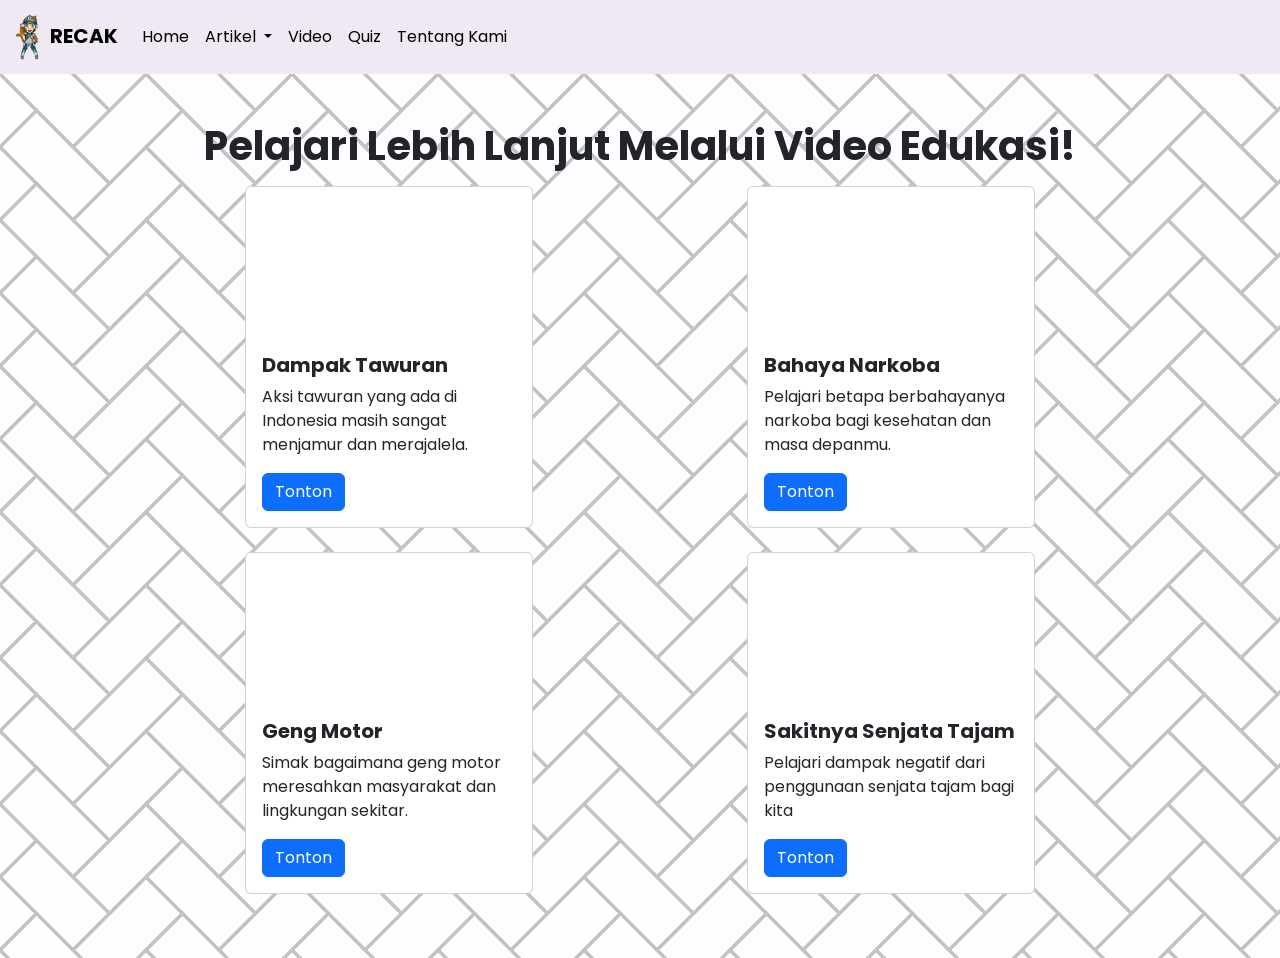
<file: video.html>
<!DOCTYPE html>
<html lang="en">
  <head>
    <meta charset="UTF-8" />
    <meta name="viewport" content="width=device-width, initial-scale=1.0" />
    <title>Video Edukasi</title>
    <link
      href="https://cdn.jsdelivr.net/npm/bootstrap@5.3.3/dist/css/bootstrap.min.css"
      rel="stylesheet"
      integrity="sha384-QWTKZyjpPEjISv5WaRU9OFeRpok6YctnYmDr5pNlyT2bRjXh0JMhjY6hW+ALEwIH"
      crossorigin="anonymous"
    />
    <link
      rel="stylesheet"
      href="https://fonts.googleapis.com/css2?family=Material+Symbols+Outlined:opsz,wght,FILL,GRAD@20..48,100..700,0..1,-50..200&icon_names=person"
    />
    <link rel="stylesheet" href="styles.css" />
  </head>
  <body>
    <nav class="navbar sticky-top navbar-expand-lg">
      <div class="container-fluid">
        <a class="navbar-brand" href="index.html">
          <img src="images/warik.png" id="logo-bk" alt="">
          RECAK
        </a>
        <button
          class="navbar-toggler"
          type="button"
          data-bs-toggle="collapse"
          data-bs-target="#navbarNavDropdown"
          aria-controls="navbarNavDropdown"
          aria-expanded="false"
          aria-label="Toggle navigation"
        >
          <span class="navbar-toggler-icon"></span>
        </button>
        <div class="collapse navbar-collapse" id="navbarNavDropdown">
          <ul class="navbar-nav">
            <li class="nav-item">
              <a class="nav-link" aria-current="page" href="index.html">Home</a>
            </li>
            <li class="nav-item dropdown">
              <a
                class="nav-link dropdown-toggle"
                href="#"
                role="button"
                data-bs-toggle="dropdown"
                aria-expanded="false"
              >
                Artikel
              </a>
              <ul class="dropdown-menu">
                <li>
                  <a class="dropdown-item" href="artikel1.html">Tawuran</a>
                </li>
                <li>
                  <a class="dropdown-item" href="artikel2.html">Geng Motor</a>
                </li>
                <li>
                  <a class="dropdown-item" href="artikel3.html">Senjata Tajam</a>
                </li>
                <li>
                  <a class="dropdown-item" href="artikel4.html">Narkoba</a>
                </li>
              </ul>
            </li>
            <li class="nav-item">
              <a class="nav-link" href="video.html">Video</a>
            </li>
            <li class="nav-item">
              <a class="nav-link" href="start-quiz.html">Quiz</a>
            </li>
            <li class="nav-item">
              <a class="nav-link" href="about.html">Tentang Kami</a>
            </li>
          </ul>
        </div>
      </div>
    </nav>
    <div
      class="custom-pattern-2 p-5 d-flex flex-column align-items-center justify-content-center"
    >
      <h1>Pelajari Lebih Lanjut Melalui Video Edukasi!</h1>
      <div
        class="d-flex flex-column flex-md-row gap-3 my-2 justify-content-evenly w-100"
      >
        <div>
          <div class="card" style="width: 18rem">
            <iframe
              src="https://www.youtube.com/embed/r0IG8UyFb3A?si=PYnmArztU_cxnUDM"
              title="YouTube video player"
              frameborder="0"
              allow="accelerometer; autoplay; clipboard-write; encrypted-media; gyroscope; picture-in-picture; web-share"
              referrerpolicy="strict-origin-when-cross-origin"
              allowfullscreen
            ></iframe>
            <div class="card-body">
              <h5 class="card-title">Dampak Tawuran</h5>
              <p class="card-text">
                Aksi tawuran yang ada di Indonesia masih sangat menjamur dan
                merajalela.
              </p>
              <a href="https://youtu.be/r0IG8UyFb3A" class="btn btn-primary"
                >Tonton</a
              >
            </div>
          </div>
        </div>
        <div>
          <div class="card" style="width: 18rem">
            <iframe
              src="https://www.youtube.com/embed/WZTVfkYYxTE?si=AJ4pOwe8Qdynv03Y"
              title="YouTube video player"
              frameborder="0"
              allow="accelerometer; autoplay; clipboard-write; encrypted-media; gyroscope; picture-in-picture; web-share"
              referrerpolicy="strict-origin-when-cross-origin"
              allowfullscreen
            ></iframe>
            <div class="card-body">
              <h5 class="card-title">Bahaya Narkoba</h5>
              <p class="card-text">
                Pelajari betapa berbahayanya narkoba bagi kesehatan dan masa
                depanmu.
              </p>
              <a href="https://youtu.be/WZTVfkYYxTE" class="btn btn-primary"
                >Tonton</a
              >
            </div>
          </div>
        </div>
      </div>
      <div
        class="d-flex flex-column flex-md-row gap-3 my-3 justify-content-evenly w-100"
      >
        <div>
          <div class="card" style="width: 18rem">
            <iframe
              src="https://www.youtube.com/embed/dR0Rhge07cQ?si=FAaTB040cWGe6DcF"
              title="YouTube video player"
              frameborder="0"
              allow="accelerometer; autoplay; clipboard-write; encrypted-media; gyroscope; picture-in-picture; web-share"
              referrerpolicy="strict-origin-when-cross-origin"
              allowfullscreen
            ></iframe>
            <div class="card-body">
              <h5 class="card-title">Geng Motor</h5>
              <p class="card-text">
                Simak bagaimana geng motor meresahkan masyarakat dan lingkungan
                sekitar.
              </p>
              <a href="https://youtu.be/dR0Rhge07cQ" class="btn btn-primary"
                >Tonton</a
              >
            </div>
          </div>
        </div>
        <div>
          <div class="card" style="width: 18rem">
            <iframe
              src="https://www.youtube.com/embed/iBaChd6Hd0g?si=qMZVilF4clth6_Be"
              title="YouTube video player"
              frameborder="0"
              allow="accelerometer; autoplay; clipboard-write; encrypted-media; gyroscope; picture-in-picture; web-share"
              referrerpolicy="strict-origin-when-cross-origin"
              allowfullscreen
            ></iframe>
            <div class="card-body">
              <h5 class="card-title">Sakitnya Senjata Tajam</h5>
              <p class="card-text">
                Pelajari dampak negatif dari penggunaan senjata tajam bagi kita
              </p>
              <a href="https://youtu.be/iBaChd6Hd0g" class="btn btn-primary"
                >Tonton</a
              >
            </div>
          </div>
        </div>
      </div>
    </div>
    <script
      src="https://cdn.jsdelivr.net/npm/bootstrap@5.3.3/dist/js/bootstrap.bundle.min.js"
      integrity="sha384-YvpcrYf0tY3lHB60NNkmXc5s9fDVZLESaAA55NDzOxhy9GkcIdslK1eN7N6jIeHz"
      crossorigin="anonymous"
    ></script>
    <script src="script.js"></script>
  </body>
</html>
</file>
<file: styles.css>
@import url("https://fonts.googleapis.com/css2?family=Carter+One&family=Poppins:ital,wght@0,100;0,200;0,300;0,400;0,500;0,600;0,700;0,800;0,900;1,100;1,200;1,300;1,400;1,500;1,600;1,700;1,800;1,900&display=swap");

* {
  box-sizing: border-box;
  margin: 0;
  padding: 0;
}
body {
  background-color: #fffcff;
  font-family: "Poppins", sans-serif;
}

.navbar {
  background-color: #efe9f4;
  color: #000000;
}

.navbar a {
  color: #000000;
}

.navbar-brand {
    font-weight: bold;
}
.dropdown-menu {
  background-color: #ffffff;
}
header {
  height: 100vh;
  background-color: #57a773;
  background-image: linear-gradient(rgba(0, 0, 0, 0), rgba(0, 0, 0, 0.6)),
    url(images/background.jpeg);
  background-repeat: no-repeat;
  background-size: cover;
  color: #fffcff;
}

#tahukah {
  height: 50vh;
}

#putih {
  height: 75vh;
}

#biru {
  background-color: #08b2e3;
  height: 75vh;
}
footer {
  /* background-color: #babde2; */
  height: 20vh;
}

#gambar {
  width: 100%;
  height: auto;
}
#judul {
  font-family: "Poppins", sans-serif;
  font-size: 72px;
}
h1, h2, h3, h4, h5, h6 {
  font-weight: bold;
}
.custom-pattern {
  background: linear-gradient(-45deg, #0000 1.3%, #fffcff 0 32%, #0000 0),
    linear-gradient(45deg, #0000 48%, #08b2e3 0 52%, #0000 0),
    linear-gradient(45deg, #0000 1.3%, #fffcff 0 32%, #0000 0) calc(41px / 2)
      calc(41px / 2),
    linear-gradient(-45deg, #0000 48%, #08b2e3 0 52%, #0000 0) #fffcff;
  background-size: calc(2 * 41px) 41px, 41px 41px;
}

.custom-pattern-2 {
	background:
		linear-gradient(-45deg,#0000 1.3%,#FFFCFF 0 32%,#0000 0),
		linear-gradient( 45deg,#0000  48%,#C3C3C3 0 52%,#0000 0),
		linear-gradient( 45deg,#0000 1.3%,#FFFCFF 0 32%,#0000 0) calc(73px/2) calc(73px/2),
		linear-gradient(-45deg,#0000  48%,#C3C3C3 0 52%,#0000 0) #FFFCFF;
	background-size: calc(2*73px) 73px,73px 73px;
}

#gambar-contoh {
  width: 75%;
  height: auto;
}

.box {
  height: 75%;
  background-color: #08b2e3;
  border-radius: 32px;
}

#lampu {
  width: 20%;
  height: auto;
}

a,
a:hover,
a:visited,
a:active {
  color: black;
}

.foto-judul {
  background-repeat: no-repeat;
  background-size: cover;
  height: 70vh;
  color: #fffcff;
}

#satu {
  background-image: linear-gradient(rgba(0, 0, 0, 0), rgba(0, 0, 0, 0.9)),
    url(images/tawuran.webp);
}
#dua {
  background-image: linear-gradient(rgba(0, 0, 0, 0), rgba(0, 0, 0, 0.9)),
    url(images/geng\ motor.jpg);
}
#tiga {
  background-image: linear-gradient(rgba(0, 0, 0, 0), rgba(0, 0, 0, 0.9)),
    url(images/senjata\ tajam.jpg);
}
#empat {
  background-image: linear-gradient(rgba(0, 0, 0, 0), rgba(0, 0, 0, 0.9)),
    url(images/narkoba.webp);
}

#body-quiz {
  background-color: #08b2e3;
}
.app {
  background-color: #fffcff;
  width: 90%;
  border-radius: 10px;
}

#kerjakan {
    background: #efe9f4;
    font-weight: 600;
    border: #efe9f4 solid 2px;
    border-radius: 16px;
    transition: 0.5s;
}
#kerjakan:hover {
    font-weight: bolder;
    border: #efe9f4 solid 2px;
    background-color: #08b2e3;
    transition: 0.5s;
}

.btn-jawaban {
    background: #efe9f4;
    border: black solid 1px;
}

#boxes {
    background-color: #08b2e3;
    width: 90%;
    border-radius: 16px;
}
#it-partner {
    background-color: #efe9f4;
    /* width: 90%; */
    border-radius: 16px;
}
.socials {
    background: #efe9f4;
    /* width: 50%; */
    border-radius: 16px;
}
#instagram {
    max-width: 24px;
    height: auto;
}

.material-symbols-outlined {
  font-variation-settings:
  'FILL' 0,
  'wght' 400,
  'GRAD' 0,
  'opsz' 48
}

#logo-bk {
    max-height: 48px;
}

#logo-bk:hover { /* jadi ky hndk tegugur wariknya */
    transform: rotate(15deg) scale(1.5) translate(5px, 5px);
    transition: 0.5s;
}
</file>
